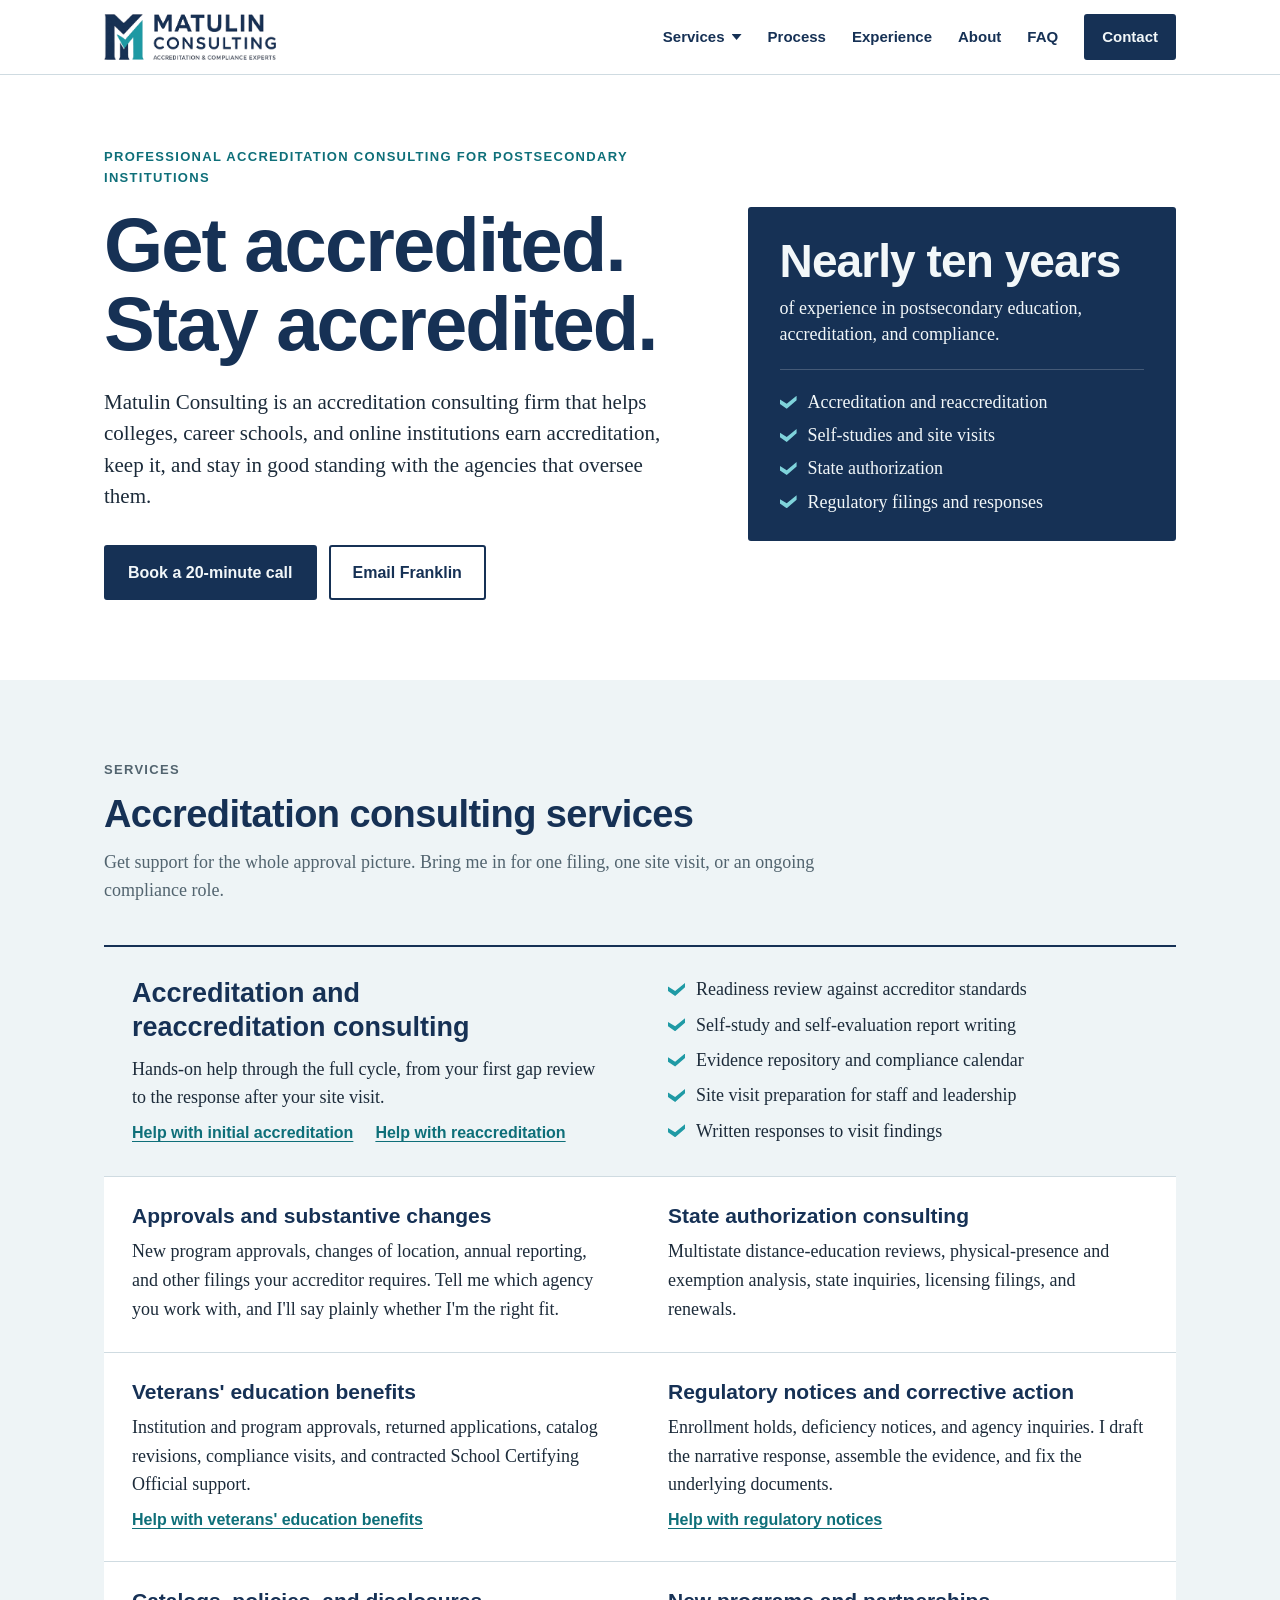
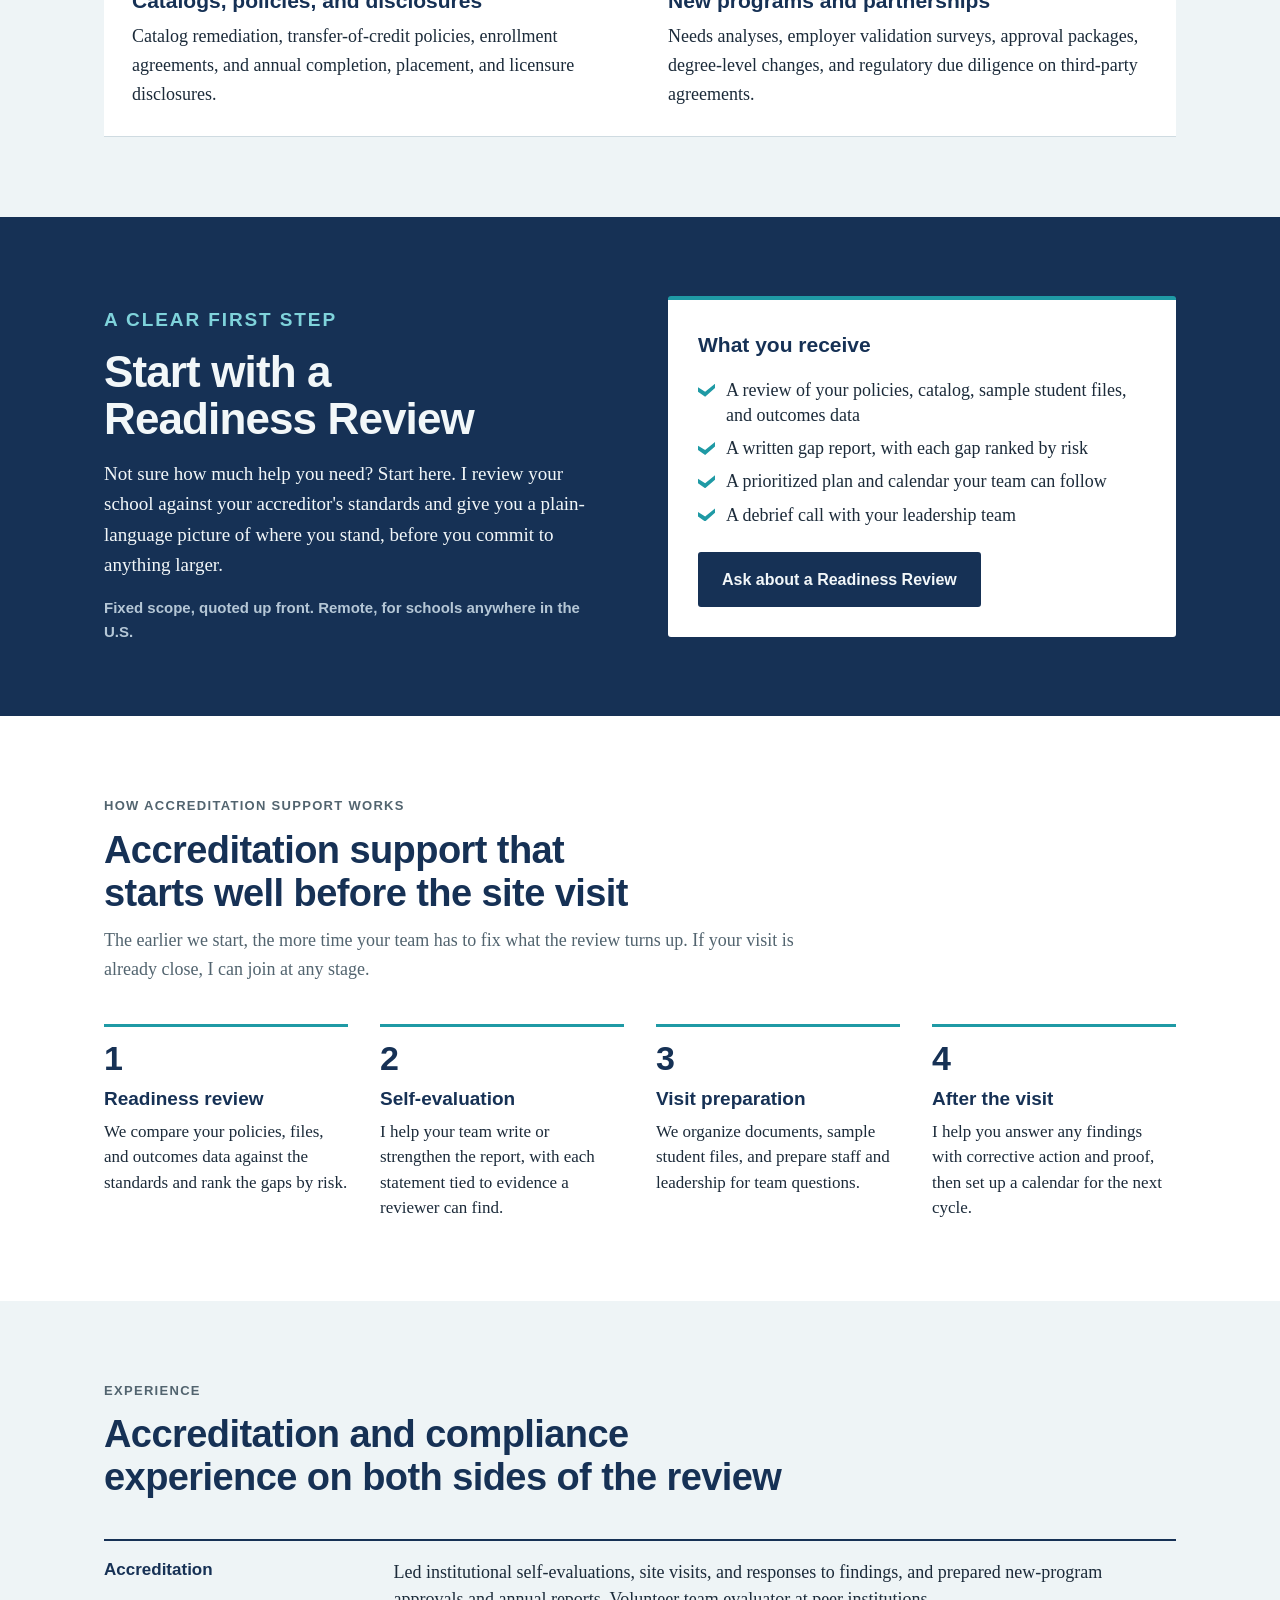
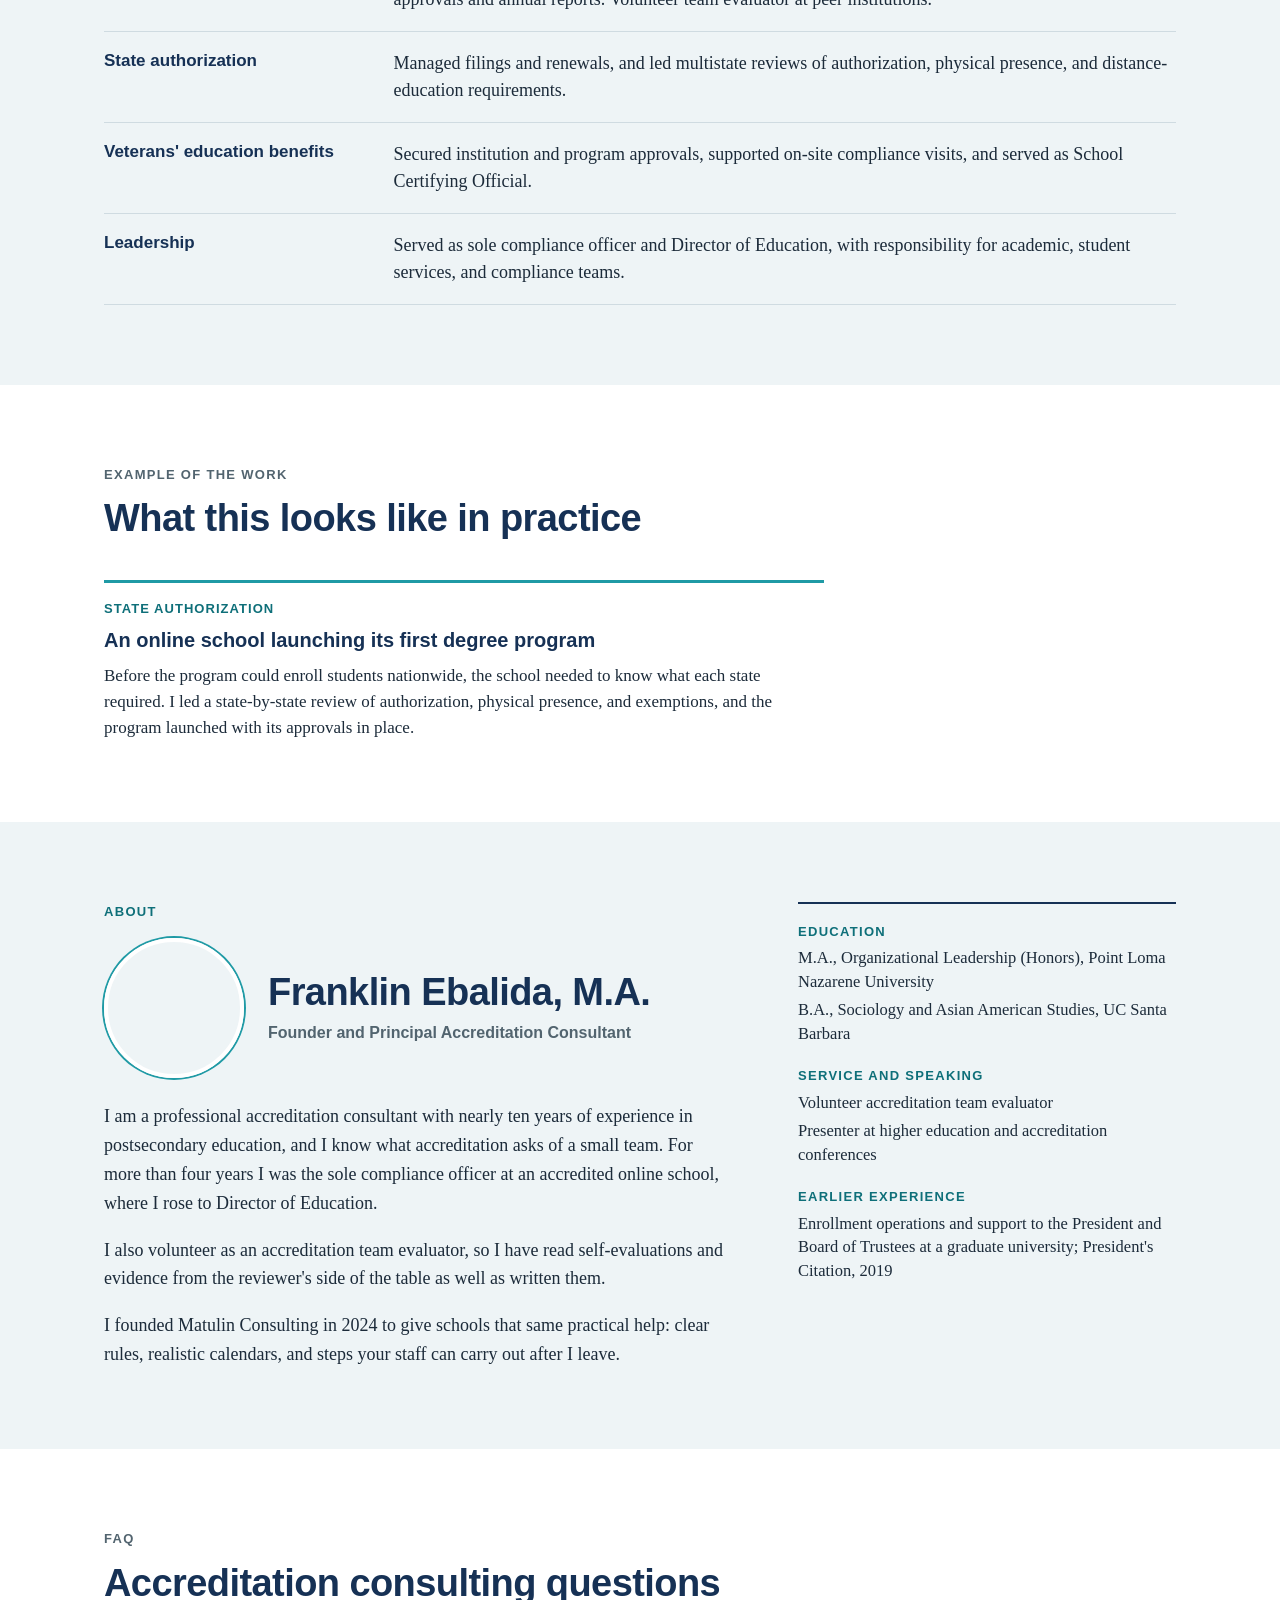
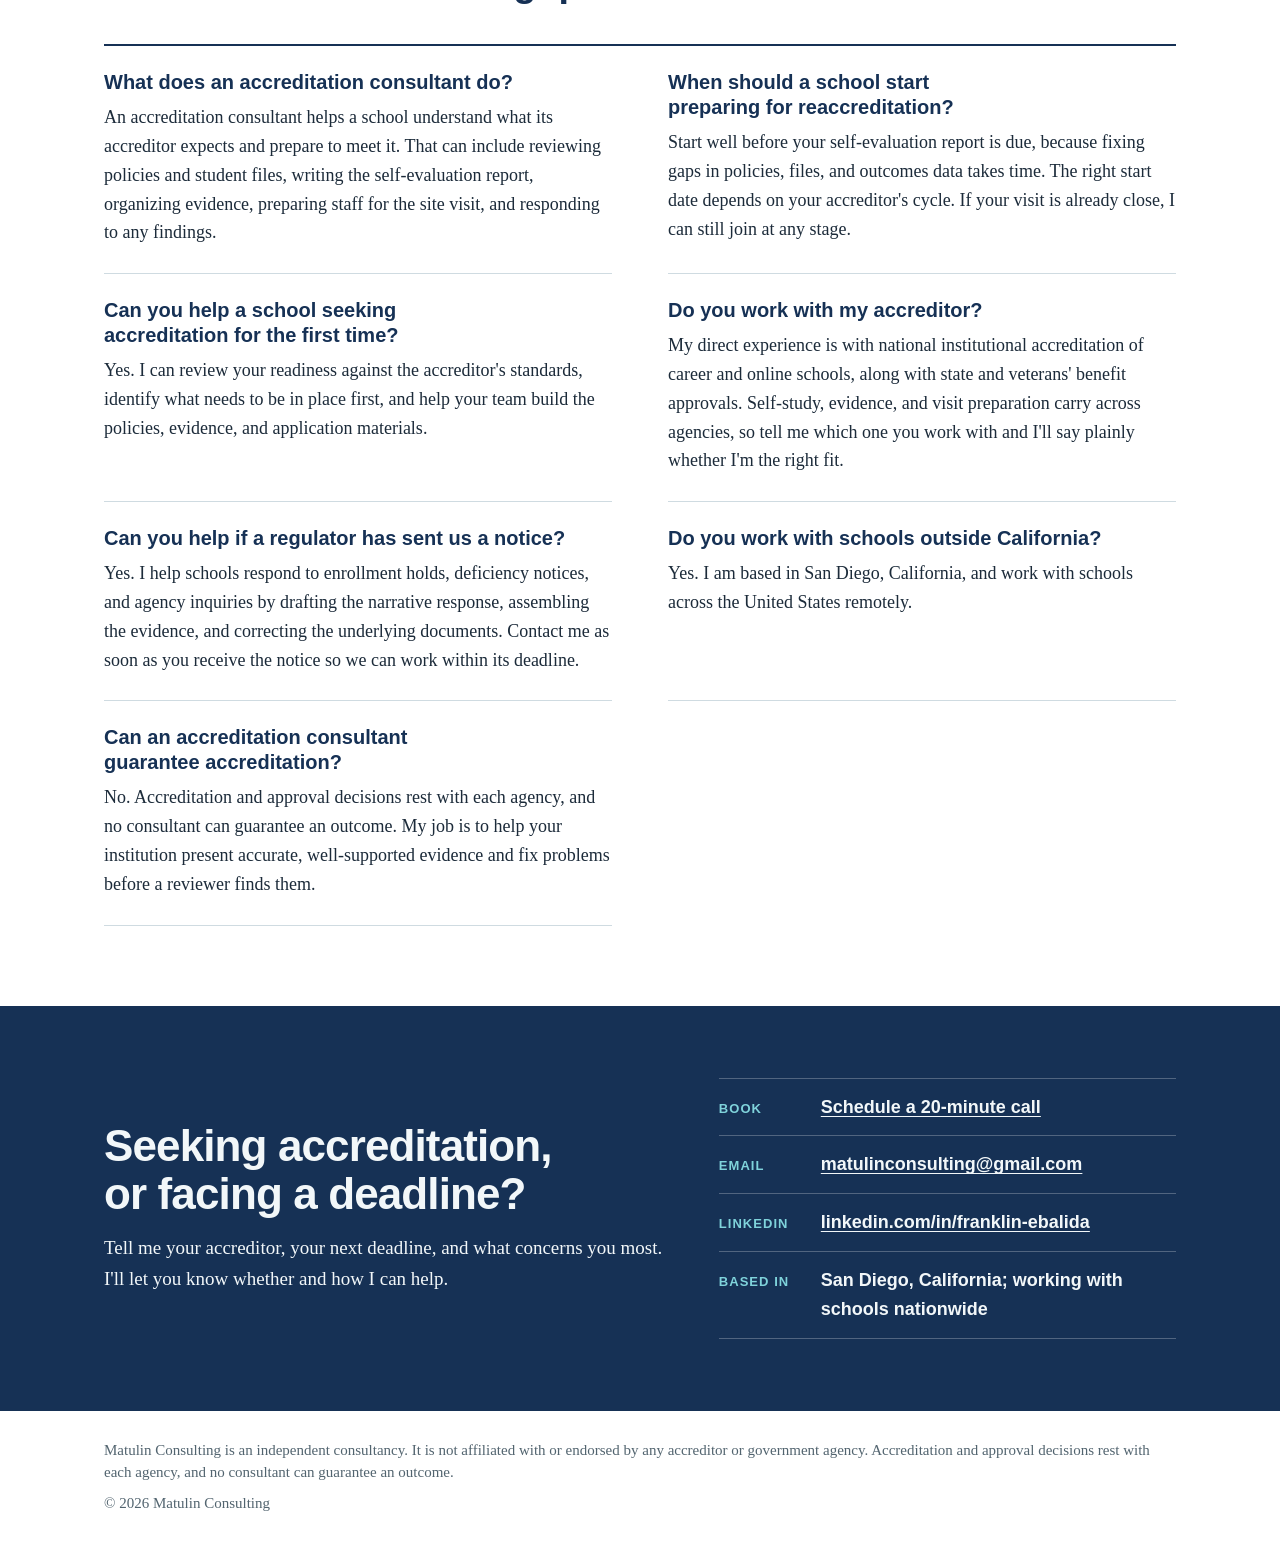
<file: index.html>
<!DOCTYPE html>
<html lang="en">
<head>
<meta charset="utf-8">
<meta http-equiv="Content-Security-Policy" content="default-src 'none'; img-src 'self'; style-src 'self' https://fonts.googleapis.com; font-src https://fonts.gstatic.com; base-uri 'none'; form-action 'none'; upgrade-insecure-requests">
<meta name="referrer" content="strict-origin-when-cross-origin">
<meta name="viewport" content="width=device-width, initial-scale=1">
<title>Accreditation Consulting for Colleges &amp; Schools | Matulin Consulting</title>
<meta name="description" content="Accreditation consulting for colleges, career schools, and online institutions. Help with self-studies, site visits, reaccreditation, and state authorization.">
<meta property="og:title" content="Accreditation Consulting for Colleges &amp; Schools | Matulin Consulting">
<meta property="og:description" content="Accreditation consulting for colleges, career schools, and online institutions. Help with self-studies, site visits, reaccreditation, and state authorization.">
<meta property="og:type" content="website">
<meta property="og:site_name" content="Matulin Consulting">
<meta property="og:locale" content="en_US">
<meta property="og:url" content="https://matulin.consulting/">
<meta property="og:image" content="https://matulin.consulting/og-image.png">
<meta property="og:image:width" content="1200">
<meta property="og:image:height" content="630">
<meta name="twitter:card" content="summary_large_image">
<meta name="theme-color" content="#163155">
<link rel="canonical" href="https://matulin.consulting/">
<script type="application/ld+json">{"@context": "https://schema.org", "@graph": [{"@type": "ProfessionalService", "@id": "https://matulin.consulting/#business", "name": "Matulin Consulting", "url": "https://matulin.consulting/", "logo": "https://matulin.consulting/logo.png", "image": "https://matulin.consulting/og-image.png", "description": "Accreditation consulting for colleges, career schools, and online institutions. Help with self-studies, site visits, reaccreditation, and state authorization.", "email": "matulinconsulting@gmail.com", "address": {"@type": "PostalAddress", "addressLocality": "San Diego", "addressRegion": "CA", "addressCountry": "US"}, "areaServed": {"@type": "Country", "name": "United States"}, "founder": {"@id": "https://matulin.consulting/#franklin"}, "sameAs": ["https://www.linkedin.com/in/franklin-ebalida"], "knowsAbout": ["Accreditation", "Reaccreditation", "Self-evaluation reports", "Accreditation site visits", "State authorization", "Postsecondary compliance", "Veterans' education benefits"], "hasOfferCatalog": {"@type": "OfferCatalog", "name": "Accreditation consulting services", "itemListElement": [{"@type": "Offer", "itemOffered": {"@type": "Service", "name": "Initial accreditation consulting", "url": "https://matulin.consulting/initial-accreditation/"}}, {"@type": "Offer", "itemOffered": {"@type": "Service", "name": "Reaccreditation consulting", "url": "https://matulin.consulting/reaccreditation/"}}, {"@type": "Offer", "itemOffered": {"@type": "Service", "name": "Approvals and substantive changes"}}, {"@type": "Offer", "itemOffered": {"@type": "Service", "name": "State authorization consulting"}}, {"@type": "Offer", "itemOffered": {"@type": "Service", "name": "Veterans' education benefits support", "url": "https://matulin.consulting/veterans-benefits/"}}, {"@type": "Offer", "itemOffered": {"@type": "Service", "name": "Regulatory notices and corrective action", "url": "https://matulin.consulting/regulatory-notices/"}}, {"@type": "Offer", "itemOffered": {"@type": "Service", "name": "Catalogs, policies, and disclosures"}}, {"@type": "Offer", "itemOffered": {"@type": "Service", "name": "New programs and partnerships"}}]}}, {"@type": "Person", "@id": "https://matulin.consulting/#franklin", "name": "Franklin Ebalida", "image": "https://matulin.consulting/headshot.jpg", "honorificSuffix": "M.A.", "jobTitle": "Founder and Principal Accreditation Consultant", "worksFor": {"@id": "https://matulin.consulting/#business"}, "url": "https://matulin.consulting/#about", "sameAs": ["https://www.linkedin.com/in/franklin-ebalida"], "alumniOf": [{"@type": "CollegeOrUniversity", "name": "Point Loma Nazarene University"}, {"@type": "CollegeOrUniversity", "name": "University of California, Santa Barbara"}]}, {"@type": "WebSite", "@id": "https://matulin.consulting/#website", "url": "https://matulin.consulting/", "name": "Matulin Consulting", "publisher": {"@id": "https://matulin.consulting/#business"}}, {"@type": "FAQPage", "@id": "https://matulin.consulting/#faq", "mainEntity": [{"@type": "Question", "name": "What does an accreditation consultant do?", "acceptedAnswer": {"@type": "Answer", "text": "An accreditation consultant helps a school understand what its accreditor expects and prepare to meet it. That can include reviewing policies and student files, writing the self-evaluation report, organizing evidence, preparing staff for the site visit, and responding to any findings."}}, {"@type": "Question", "name": "When should a school start preparing for reaccreditation?", "acceptedAnswer": {"@type": "Answer", "text": "Start well before your self-evaluation report is due, because fixing gaps in policies, files, and outcomes data takes time. The right start date depends on your accreditor's cycle. If your visit is already close, I can still join at any stage."}}, {"@type": "Question", "name": "Can you help a school seeking accreditation for the first time?", "acceptedAnswer": {"@type": "Answer", "text": "Yes. I can review your readiness against the accreditor's standards, identify what needs to be in place first, and help your team build the policies, evidence, and application materials."}}, {"@type": "Question", "name": "Do you work with my accreditor?", "acceptedAnswer": {"@type": "Answer", "text": "My direct experience is with national institutional accreditation of career and online schools, along with state and veterans' benefit approvals. Self-study, evidence, and visit preparation carry across agencies, so tell me which one you work with and I'll say plainly whether I'm the right fit."}}, {"@type": "Question", "name": "Can you help if a regulator has sent us a notice?", "acceptedAnswer": {"@type": "Answer", "text": "Yes. I help schools respond to enrollment holds, deficiency notices, and agency inquiries by drafting the narrative response, assembling the evidence, and correcting the underlying documents. Contact me as soon as you receive the notice so we can work within its deadline."}}, {"@type": "Question", "name": "Do you work with schools outside California?", "acceptedAnswer": {"@type": "Answer", "text": "Yes. I am based in San Diego, California, and work with schools across the United States remotely."}}, {"@type": "Question", "name": "Can an accreditation consultant guarantee accreditation?", "acceptedAnswer": {"@type": "Answer", "text": "No. Accreditation and approval decisions rest with each agency, and no consultant can guarantee an outcome. My job is to help your institution present accurate, well-supported evidence and fix problems before a reviewer finds them."}}]}]}</script>
<link rel="icon" type="image/png" href="/favicon.png">
<link rel="preconnect" href="https://fonts.googleapis.com">
<link rel="preconnect" href="https://fonts.gstatic.com" crossorigin>
<link rel="stylesheet" href="https://fonts.googleapis.com/css2?family=Libre+Franklin:wght@500;600;700;800&family=Source+Serif+4:opsz,wght@8..60,400;8..60,600&display=swap">
<link rel="stylesheet" href="/styles.css">
</head>
<body>

<header class="site-header">
  <div class="wrap">
    <a href="/" aria-label="Matulin Consulting home"><img src="/logo.png" width="457" height="122" alt="Matulin Consulting: Accreditation &amp; Compliance Experts"></a>
    <nav class="site-nav" aria-label="Main">
      <button class="nav-trigger" type="button" popovertarget="services-menu">Services</button>
      <div class="nav-menu" id="services-menu" popover>
        <a href="/initial-accreditation/"><strong>Help with initial accreditation</strong><small>Seeking accreditation for the first time</small></a>
        <a href="/reaccreditation/"><strong>Help with reaccreditation</strong><small>Renewing the accreditation you hold</small></a>
        <a href="/regulatory-notices/"><strong>Help with regulatory notices</strong><small>Enrollment holds, deficiency notices, and inquiries</small></a>
        <a href="/veterans-benefits/"><strong>Veterans' education benefits</strong><small>Approvals and School Certifying Official support</small></a>
        <a class="nav-all" href="/#services">See all services</a>
      </div>
      <a href="/#process">Process</a>
      <a href="/#experience">Experience</a>
      <a href="/#about">About</a>
      <a href="/#faq">FAQ</a>
      <a class="btn" href="#contact">Contact</a>
    </nav>
  </div>
</header>

<main id="top">

<section class="hero">
  <div class="wrap">
    <div>
      <p class="label">Professional accreditation consulting for postsecondary institutions</p>
      <h1>Get accredited. Stay accredited.</h1>
      <p class="lede">Matulin Consulting is an accreditation consulting firm that helps colleges, career schools, and online institutions earn accreditation, keep it, and stay in good standing with the agencies that oversee them.</p>
      <div class="cta">
        <a class="btn" href="https://calendar.app.google/ZRuH1B2ZMZNKnf9s9" target="_blank" rel="noopener noreferrer">Book a 20-minute call</a>
        <a class="btn ghost" href="mailto:matulinconsulting@gmail.com?subject=Accreditation%20support%20inquiry">Email Franklin</a>
      </div>
    </div>

    <aside class="record" aria-label="Experience">
      <p class="years">Nearly ten years</p>
      <p class="years-note">of experience in postsecondary education, accreditation, and compliance.</p>
      <ul class="checks">
        <li>Accreditation and reaccreditation</li>
        <li>Self-studies and site visits</li>
        <li>State authorization</li>
        <li>Regulatory filings and responses</li>
      </ul>
    </aside>
  </div>
</section>

<section class="section tint" id="services">
  <div class="wrap">
    <div class="section-head">
      <p class="label">Services</p>
      <h2>Accreditation consulting services</h2>
      <p>Get support for the whole approval picture. Bring me in for one filing, one site visit, or an ongoing compliance role.</p>
    </div>
    <div class="services">
      <article class="service lead">
        <div>
          <h3>Accreditation and reaccreditation consulting</h3>
          <p>Hands-on help through the full cycle, from your first gap review to the response after your site visit.</p>
          <p class="service-links"><a href="/initial-accreditation/">Help with initial accreditation</a><a href="/reaccreditation/">Help with reaccreditation</a></p>
        </div>
        <ul class="checks">
          <li>Readiness review against accreditor standards</li>
          <li>Self-study and self-evaluation report writing</li>
          <li>Evidence repository and compliance calendar</li>
          <li>Site visit preparation for staff and leadership</li>
          <li>Written responses to visit findings</li>
        </ul>
      </article>
      <article class="service">
        <h3>Approvals and substantive changes</h3>
        <p>New program approvals, changes of location, annual reporting, and other filings your accreditor requires. Tell me which agency you work with, and I'll say plainly whether I'm the right fit.</p>
      </article>
      <article class="service">
        <h3>State authorization consulting</h3>
        <p>Multistate distance-education reviews, physical-presence and exemption analysis, state inquiries, licensing filings, and renewals.</p>
      </article>
      <article class="service">
        <h3>Veterans' education benefits</h3>
        <p>Institution and program approvals, returned applications, catalog revisions, compliance visits, and contracted School Certifying Official support.</p>
        <p class="service-links"><a href="/veterans-benefits/">Help with veterans' education benefits</a></p>
      </article>
      <article class="service">
        <h3>Regulatory notices and corrective action</h3>
        <p>Enrollment holds, deficiency notices, and agency inquiries. I draft the narrative response, assemble the evidence, and fix the underlying documents.</p>
        <p class="service-links"><a href="/regulatory-notices/">Help with regulatory notices</a></p>
      </article>
      <article class="service">
        <h3>Catalogs, policies, and disclosures</h3>
        <p>Catalog remediation, transfer-of-credit policies, enrollment agreements, and annual completion, placement, and licensure disclosures.</p>
      </article>
      <article class="service">
        <h3>New programs and partnerships</h3>
        <p>Needs analyses, employer validation surveys, approval packages, degree-level changes, and regulatory due diligence on third-party agreements.</p>
      </article>
    </div>
  </div>
</section>

<section class="offer" id="readiness-review">
  <div class="wrap">
    <div>
      <p class="label">A clear first step</p>
      <h2>Start with a Readiness Review</h2>
      <p>Not sure how much help you need? Start here. I review your school against your accreditor's standards and give you a plain-language picture of where you stand, before you commit to anything larger.</p>
      <p class="offer-note">Fixed scope, quoted up front. Remote, for schools anywhere in the U.S.</p>
    </div>
    <div class="offer-box">
      <h3>What you receive</h3>
      <ul class="checks">
        <li>A review of your policies, catalog, sample student files, and outcomes data</li>
        <li>A written gap report, with each gap ranked by risk</li>
        <li>A prioritized plan and calendar your team can follow</li>
        <li>A debrief call with your leadership team</li>
      </ul>
      <a class="btn" href="mailto:matulinconsulting@gmail.com?subject=Readiness%20Review%20inquiry">Ask about a Readiness Review</a>
    </div>
  </div>
</section>

<section class="section" id="process">
  <div class="wrap">
    <div class="section-head">
      <p class="label">How accreditation support works</p>
      <h2>Accreditation support that starts well before the site visit</h2>
      <p>The earlier we start, the more time your team has to fix what the review turns up. If your visit is already close, I can join at any stage.</p>
    </div>
    <ol class="steps">
      <li>
        <h3>Readiness review</h3>
        <p>We compare your policies, files, and outcomes data against the standards and rank the gaps by risk.</p>
      </li>
      <li>
        <h3>Self-evaluation</h3>
        <p>I help your team write or strengthen the report, with each statement tied to evidence a reviewer can find.</p>
      </li>
      <li>
        <h3>Visit preparation</h3>
        <p>We organize documents, sample student files, and prepare staff and leadership for team questions.</p>
      </li>
      <li>
        <h3>After the visit</h3>
        <p>I help you answer any findings with corrective action and proof, then set up a calendar for the next cycle.</p>
      </li>
    </ol>
  </div>
</section>

<section class="section tint" id="experience">
  <div class="wrap">
    <div class="section-head">
      <p class="label">Experience</p>
      <h2>Accreditation and compliance experience on both sides of the review</h2>
    </div>
    <div class="ledger-wrap">
      <table class="ledger">
        <tbody>
          <tr><th scope="row">Accreditation</th><td>Led institutional self-evaluations, site visits, and responses to findings, and prepared new-program approvals and annual reports. Volunteer team evaluator at peer institutions.</td></tr>
          <tr><th scope="row">State authorization</th><td>Managed filings and renewals, and led multistate reviews of authorization, physical presence, and distance-education requirements.</td></tr>
          <tr><th scope="row">Veterans' education benefits</th><td>Secured institution and program approvals, supported on-site compliance visits, and served as School Certifying Official.</td></tr>
          <tr><th scope="row">Leadership</th><td>Served as sole compliance officer and Director of Education, with responsibility for academic, student services, and compliance teams.</td></tr>
        </tbody>
      </table>
    </div>
  </div>
</section>

<section class="section" id="examples">
  <div class="wrap">
    <div class="section-head">
      <p class="label">Example of the work</p>
      <h2>What this looks like in practice</h2>
    </div>
    <div class="cases">
      <article class="case">
        <p class="case-tag">State authorization</p>
        <h3>An online school launching its first degree program</h3>
        <p>Before the program could enroll students nationwide, the school needed to know what each state required. I led a state-by-state review of authorization, physical presence, and exemptions, and the program launched with its approvals in place.</p>
      </article>
    </div>
  </div>
</section>

<section class="section tint" id="about">
  <div class="wrap about">
    <div>
      <p class="label">About</p>
      <div class="about-head">
        <img class="portrait" src="/headshot.jpg" width="400" height="400" alt="Franklin Ebalida" loading="lazy">
        <div>
          <h2>Franklin Ebalida, M.A.</h2>
          <p class="role">Founder and Principal Accreditation Consultant</p>
        </div>
      </div>
      <div class="bio">
        <p>I am a professional accreditation consultant with nearly ten years of experience in postsecondary education, and I know what accreditation asks of a small team. For more than four years I was the sole compliance officer at an accredited online school, where I rose to Director of Education.</p>
        <p>I also volunteer as an accreditation team evaluator, so I have read self-evaluations and evidence from the reviewer's side of the table as well as written them.</p>
        <p>I founded Matulin Consulting in 2024 to give schools that same practical help: clear rules, realistic calendars, and steps your staff can carry out after I leave.</p>
      </div>
    </div>
    <div class="facts">
      <div><h3>Education</h3><p>M.A., Organizational Leadership (Honors), Point Loma Nazarene University</p><p>B.A., Sociology and Asian American Studies, UC Santa Barbara</p></div>
      <div><h3>Service and speaking</h3><p>Volunteer accreditation team evaluator</p><p>Presenter at higher education and accreditation conferences</p></div>
      <div><h3>Earlier experience</h3><p>Enrollment operations and support to the President and Board of Trustees at a graduate university; President's Citation, 2019</p></div>
    </div>
  </div>
</section>

<section class="section" id="faq">
  <div class="wrap">
    <div class="section-head">
      <p class="label">FAQ</p>
      <h2>Accreditation consulting questions</h2>
    </div>
    <div class="faq">
      <div class="faq-item">
        <h3>What does an accreditation consultant do?</h3>
        <p>An accreditation consultant helps a school understand what its accreditor expects and prepare to meet it. That can include reviewing policies and student files, writing the self-evaluation report, organizing evidence, preparing staff for the site visit, and responding to any findings.</p>
      </div>
      <div class="faq-item">
        <h3>When should a school start preparing for reaccreditation?</h3>
        <p>Start well before your self-evaluation report is due, because fixing gaps in policies, files, and outcomes data takes time. The right start date depends on your accreditor's cycle. If your visit is already close, I can still join at any stage.</p>
      </div>
      <div class="faq-item">
        <h3>Can you help a school seeking accreditation for the first time?</h3>
        <p>Yes. I can review your readiness against the accreditor's standards, identify what needs to be in place first, and help your team build the policies, evidence, and application materials.</p>
      </div>
      <div class="faq-item">
        <h3>Do you work with my accreditor?</h3>
        <p>My direct experience is with national institutional accreditation of career and online schools, along with state and veterans' benefit approvals. Self-study, evidence, and visit preparation carry across agencies, so tell me which one you work with and I'll say plainly whether I'm the right fit.</p>
      </div>
      <div class="faq-item">
        <h3>Can you help if a regulator has sent us a notice?</h3>
        <p>Yes. I help schools respond to enrollment holds, deficiency notices, and agency inquiries by drafting the narrative response, assembling the evidence, and correcting the underlying documents. Contact me as soon as you receive the notice so we can work within its deadline.</p>
      </div>
      <div class="faq-item">
        <h3>Do you work with schools outside California?</h3>
        <p>Yes. I am based in San Diego, California, and work with schools across the United States remotely.</p>
      </div>
      <div class="faq-item">
        <h3>Can an accreditation consultant guarantee accreditation?</h3>
        <p>No. Accreditation and approval decisions rest with each agency, and no consultant can guarantee an outcome. My job is to help your institution present accurate, well-supported evidence and fix problems before a reviewer finds them.</p>
      </div>
    </div>
  </div>
</section>

<section class="contact" id="contact">
  <div class="wrap">
    <div>
      <h2>Seeking accreditation, or facing a deadline?</h2>
      <p>Tell me your accreditor, your next deadline, and what concerns you most. I'll let you know whether and how I can help.</p>
    </div>
    <ul class="channels">
      <li><span>Book</span><a href="https://calendar.app.google/ZRuH1B2ZMZNKnf9s9" target="_blank" rel="noopener noreferrer">Schedule a 20-minute call</a></li>
      <li><span>Email</span><a href="mailto:matulinconsulting@gmail.com?subject=Accreditation%20support%20inquiry">matulinconsulting@gmail.com</a></li>
      <li><span>LinkedIn</span><a href="https://www.linkedin.com/in/franklin-ebalida" rel="noopener noreferrer">linkedin.com/in/franklin-ebalida</a></li>
      <li><span>Based in</span><span class="plain">San Diego, California; working with schools nationwide</span></li>
    </ul>
  </div>
</section>

</main>

<footer>
  <div class="wrap">
    <p>Matulin Consulting is an independent consultancy. It is not affiliated with or endorsed by any accreditor or government agency. Accreditation and approval decisions rest with each agency, and no consultant can guarantee an outcome.</p>
    <p>&copy; 2026 Matulin Consulting</p>
  </div>
</footer>

</body>
</html>
</file>
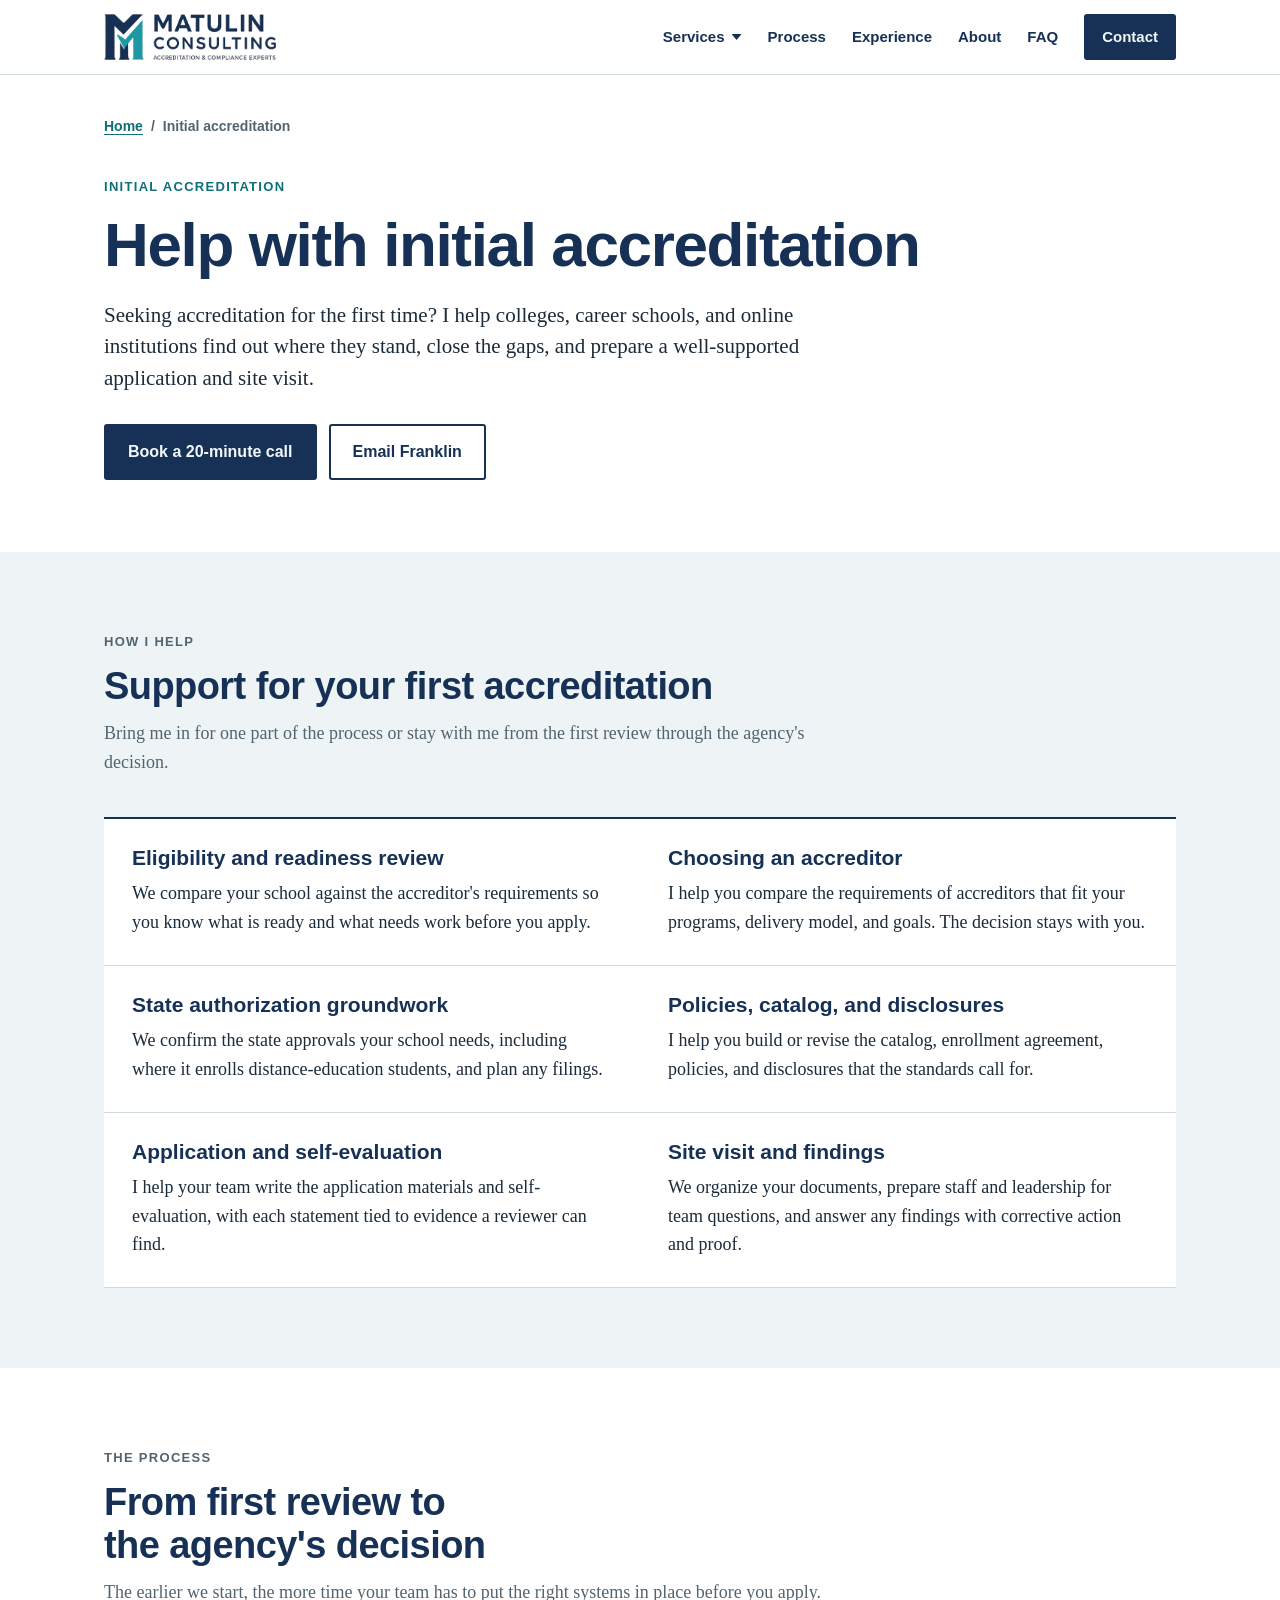
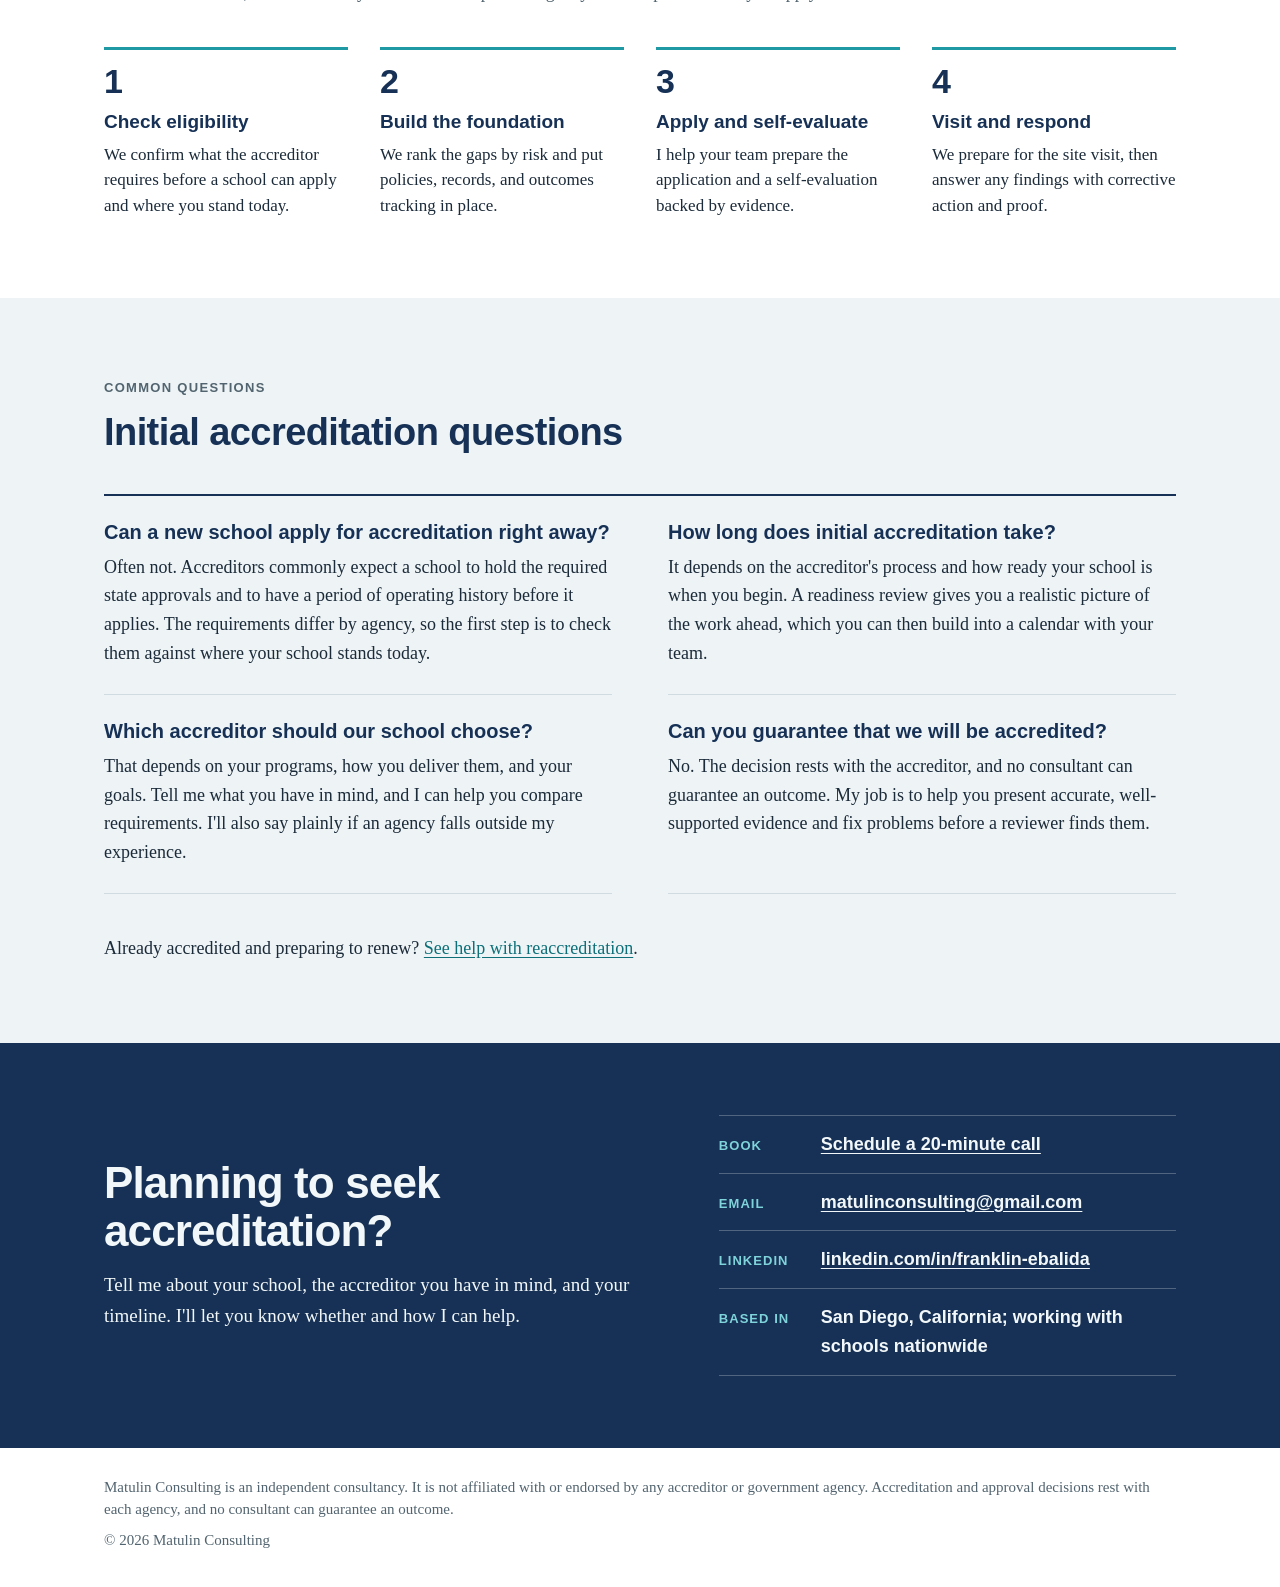
<file: initial-accreditation/index.html>
<!DOCTYPE html>
<html lang="en">
<head>
<meta charset="utf-8">
<meta http-equiv="Content-Security-Policy" content="default-src 'none'; img-src 'self'; style-src 'self' https://fonts.googleapis.com; font-src https://fonts.gstatic.com; base-uri 'none'; form-action 'none'; upgrade-insecure-requests">
<meta name="referrer" content="strict-origin-when-cross-origin">
<meta name="viewport" content="width=device-width, initial-scale=1">
<title>Initial Accreditation Consulting for Schools | Matulin Consulting</title>
<meta name="description" content="Help for colleges, career schools, and online institutions seeking accreditation for the first time, from eligibility and readiness to the application and site visit.">
<meta property="og:title" content="Initial Accreditation Consulting for Schools | Matulin Consulting">
<meta property="og:description" content="Help for colleges, career schools, and online institutions seeking accreditation for the first time, from eligibility and readiness to the application and site visit.">
<meta property="og:type" content="website">
<meta property="og:site_name" content="Matulin Consulting">
<meta property="og:locale" content="en_US">
<meta property="og:url" content="https://matulin.consulting/initial-accreditation/">
<meta property="og:image" content="https://matulin.consulting/og-image.png">
<meta property="og:image:width" content="1200">
<meta property="og:image:height" content="630">
<meta name="twitter:card" content="summary_large_image">
<meta name="theme-color" content="#163155">
<link rel="canonical" href="https://matulin.consulting/initial-accreditation/">
<script type="application/ld+json">{"@context": "https://schema.org", "@graph": [{"@type": "Service", "@id": "https://matulin.consulting/initial-accreditation/#service", "name": "Initial accreditation consulting", "url": "https://matulin.consulting/initial-accreditation/", "description": "Help for colleges, career schools, and online institutions seeking accreditation for the first time, from eligibility and readiness to the application and site visit.", "serviceType": "Initial accreditation consulting", "areaServed": {"@type": "Country", "name": "United States"}, "provider": {"@type": "ProfessionalService", "@id": "https://matulin.consulting/#business", "name": "Matulin Consulting", "url": "https://matulin.consulting/"}}, {"@type": "BreadcrumbList", "itemListElement": [{"@type": "ListItem", "position": 1, "name": "Home", "item": "https://matulin.consulting/"}, {"@type": "ListItem", "position": 2, "name": "Initial accreditation", "item": "https://matulin.consulting/initial-accreditation/"}]}, {"@type": "FAQPage", "mainEntity": [{"@type": "Question", "name": "Can a new school apply for accreditation right away?", "acceptedAnswer": {"@type": "Answer", "text": "Often not. Accreditors commonly expect a school to hold the required state approvals and to have a period of operating history before it applies. The requirements differ by agency, so the first step is to check them against where your school stands today."}}, {"@type": "Question", "name": "How long does initial accreditation take?", "acceptedAnswer": {"@type": "Answer", "text": "It depends on the accreditor's process and how ready your school is when you begin. A readiness review gives you a realistic picture of the work ahead, which you can then build into a calendar with your team."}}, {"@type": "Question", "name": "Which accreditor should our school choose?", "acceptedAnswer": {"@type": "Answer", "text": "That depends on your programs, how you deliver them, and your goals. Tell me what you have in mind, and I can help you compare requirements. I'll also say plainly if an agency falls outside my experience."}}, {"@type": "Question", "name": "Can you guarantee that we will be accredited?", "acceptedAnswer": {"@type": "Answer", "text": "No. The decision rests with the accreditor, and no consultant can guarantee an outcome. My job is to help you present accurate, well-supported evidence and fix problems before a reviewer finds them."}}]}]}</script>
<link rel="icon" type="image/png" href="/favicon.png">
<link rel="preconnect" href="https://fonts.googleapis.com">
<link rel="preconnect" href="https://fonts.gstatic.com" crossorigin>
<link rel="stylesheet" href="https://fonts.googleapis.com/css2?family=Libre+Franklin:wght@500;600;700;800&family=Source+Serif+4:opsz,wght@8..60,400;8..60,600&display=swap">
<link rel="stylesheet" href="/styles.css">
</head>
<body>

<header class="site-header">
  <div class="wrap">
    <a href="/" aria-label="Matulin Consulting home"><img src="/logo.png" width="457" height="122" alt="Matulin Consulting: Accreditation &amp; Compliance Experts"></a>
    <nav class="site-nav" aria-label="Main">
      <button class="nav-trigger" type="button" popovertarget="services-menu">Services</button>
      <div class="nav-menu" id="services-menu" popover>
        <a href="/initial-accreditation/"><strong>Help with initial accreditation</strong><small>Seeking accreditation for the first time</small></a>
        <a href="/reaccreditation/"><strong>Help with reaccreditation</strong><small>Renewing the accreditation you hold</small></a>
        <a href="/regulatory-notices/"><strong>Help with regulatory notices</strong><small>Enrollment holds, deficiency notices, and inquiries</small></a>
        <a href="/veterans-benefits/"><strong>Veterans' education benefits</strong><small>Approvals and School Certifying Official support</small></a>
        <a class="nav-all" href="/#services">See all services</a>
      </div>
      <a href="/#process">Process</a>
      <a href="/#experience">Experience</a>
      <a href="/#about">About</a>
      <a href="/#faq">FAQ</a>
      <a class="btn" href="#contact">Contact</a>
    </nav>
  </div>
</header>

<main id="top">

<section class="page-hero">
  <div class="wrap">
    <nav class="crumbs" aria-label="Breadcrumb">
      <ol>
        <li><a href="/">Home</a></li>
        <li><span aria-current="page">Initial accreditation</span></li>
      </ol>
    </nav>
    <p class="label">Initial accreditation</p>
    <h1>Help with initial accreditation</h1>
    <p class="lede">Seeking accreditation for the first time? I help colleges, career schools, and online institutions find out where they stand, close the gaps, and prepare a well-supported application and site visit.</p>
    <div class="cta">
      <a class="btn" href="https://calendar.app.google/ZRuH1B2ZMZNKnf9s9" target="_blank" rel="noopener noreferrer">Book a 20-minute call</a>
      <a class="btn ghost" href="mailto:matulinconsulting@gmail.com?subject=Accreditation%20support%20inquiry">Email Franklin</a>
    </div>
  </div>
</section>

<section class="section tint" id="how-i-help">
  <div class="wrap">
    <div class="section-head">
      <p class="label">How I help</p>
      <h2>Support for your first accreditation</h2>
      <p>Bring me in for one part of the process or stay with me from the first review through the agency's decision.</p>
    </div>
    <div class="services">
      <article class="service">
        <h3>Eligibility and readiness review</h3>
        <p>We compare your school against the accreditor's requirements so you know what is ready and what needs work before you apply.</p>
      </article>
      <article class="service">
        <h3>Choosing an accreditor</h3>
        <p>I help you compare the requirements of accreditors that fit your programs, delivery model, and goals. The decision stays with you.</p>
      </article>
      <article class="service">
        <h3>State authorization groundwork</h3>
        <p>We confirm the state approvals your school needs, including where it enrolls distance-education students, and plan any filings.</p>
      </article>
      <article class="service">
        <h3>Policies, catalog, and disclosures</h3>
        <p>I help you build or revise the catalog, enrollment agreement, policies, and disclosures that the standards call for.</p>
      </article>
      <article class="service">
        <h3>Application and self-evaluation</h3>
        <p>I help your team write the application materials and self-evaluation, with each statement tied to evidence a reviewer can find.</p>
      </article>
      <article class="service">
        <h3>Site visit and findings</h3>
        <p>We organize your documents, prepare staff and leadership for team questions, and answer any findings with corrective action and proof.</p>
      </article>
    </div>
  </div>
</section>

<section class="section">
  <div class="wrap">
    <div class="section-head">
      <p class="label">The process</p>
      <h2>From first review to the agency's decision</h2>
      <p>The earlier we start, the more time your team has to put the right systems in place before you apply.</p>
    </div>
    <ol class="steps">
      <li>
        <h3>Check eligibility</h3>
        <p>We confirm what the accreditor requires before a school can apply and where you stand today.</p>
      </li>
      <li>
        <h3>Build the foundation</h3>
        <p>We rank the gaps by risk and put policies, records, and outcomes tracking in place.</p>
      </li>
      <li>
        <h3>Apply and self-evaluate</h3>
        <p>I help your team prepare the application and a self-evaluation backed by evidence.</p>
      </li>
      <li>
        <h3>Visit and respond</h3>
        <p>We prepare for the site visit, then answer any findings with corrective action and proof.</p>
      </li>
    </ol>
  </div>
</section>

<section class="section tint">
  <div class="wrap">
    <div class="section-head">
      <p class="label">Common questions</p>
      <h2>Initial accreditation questions</h2>
    </div>
    <div class="faq">
      <div class="faq-item">
        <h3>Can a new school apply for accreditation right away?</h3>
        <p>Often not. Accreditors commonly expect a school to hold the required state approvals and to have a period of operating history before it applies. The requirements differ by agency, so the first step is to check them against where your school stands today.</p>
      </div>
      <div class="faq-item">
        <h3>How long does initial accreditation take?</h3>
        <p>It depends on the accreditor's process and how ready your school is when you begin. A readiness review gives you a realistic picture of the work ahead, which you can then build into a calendar with your team.</p>
      </div>
      <div class="faq-item">
        <h3>Which accreditor should our school choose?</h3>
        <p>That depends on your programs, how you deliver them, and your goals. Tell me what you have in mind, and I can help you compare requirements. I'll also say plainly if an agency falls outside my experience.</p>
      </div>
      <div class="faq-item">
        <h3>Can you guarantee that we will be accredited?</h3>
        <p>No. The decision rests with the accreditor, and no consultant can guarantee an outcome. My job is to help you present accurate, well-supported evidence and fix problems before a reviewer finds them.</p>
      </div>
    </div>
    <p class="related">Already accredited and preparing to renew? <a href="/reaccreditation/">See help with reaccreditation</a>.</p>
  </div>
</section>

<section class="contact" id="contact">
  <div class="wrap">
    <div>
      <h2>Planning to seek accreditation?</h2>
      <p>Tell me about your school, the accreditor you have in mind, and your timeline. I'll let you know whether and how I can help.</p>
    </div>
    <ul class="channels">
      <li><span>Book</span><a href="https://calendar.app.google/ZRuH1B2ZMZNKnf9s9" target="_blank" rel="noopener noreferrer">Schedule a 20-minute call</a></li>
      <li><span>Email</span><a href="mailto:matulinconsulting@gmail.com?subject=Accreditation%20support%20inquiry">matulinconsulting@gmail.com</a></li>
      <li><span>LinkedIn</span><a href="https://www.linkedin.com/in/franklin-ebalida" rel="noopener noreferrer">linkedin.com/in/franklin-ebalida</a></li>
      <li><span>Based in</span><span class="plain">San Diego, California; working with schools nationwide</span></li>
    </ul>
  </div>
</section>

</main>

<footer>
  <div class="wrap">
    <p>Matulin Consulting is an independent consultancy. It is not affiliated with or endorsed by any accreditor or government agency. Accreditation and approval decisions rest with each agency, and no consultant can guarantee an outcome.</p>
    <p>&copy; 2026 Matulin Consulting</p>
  </div>
</footer>

</body>
</html>
</file>
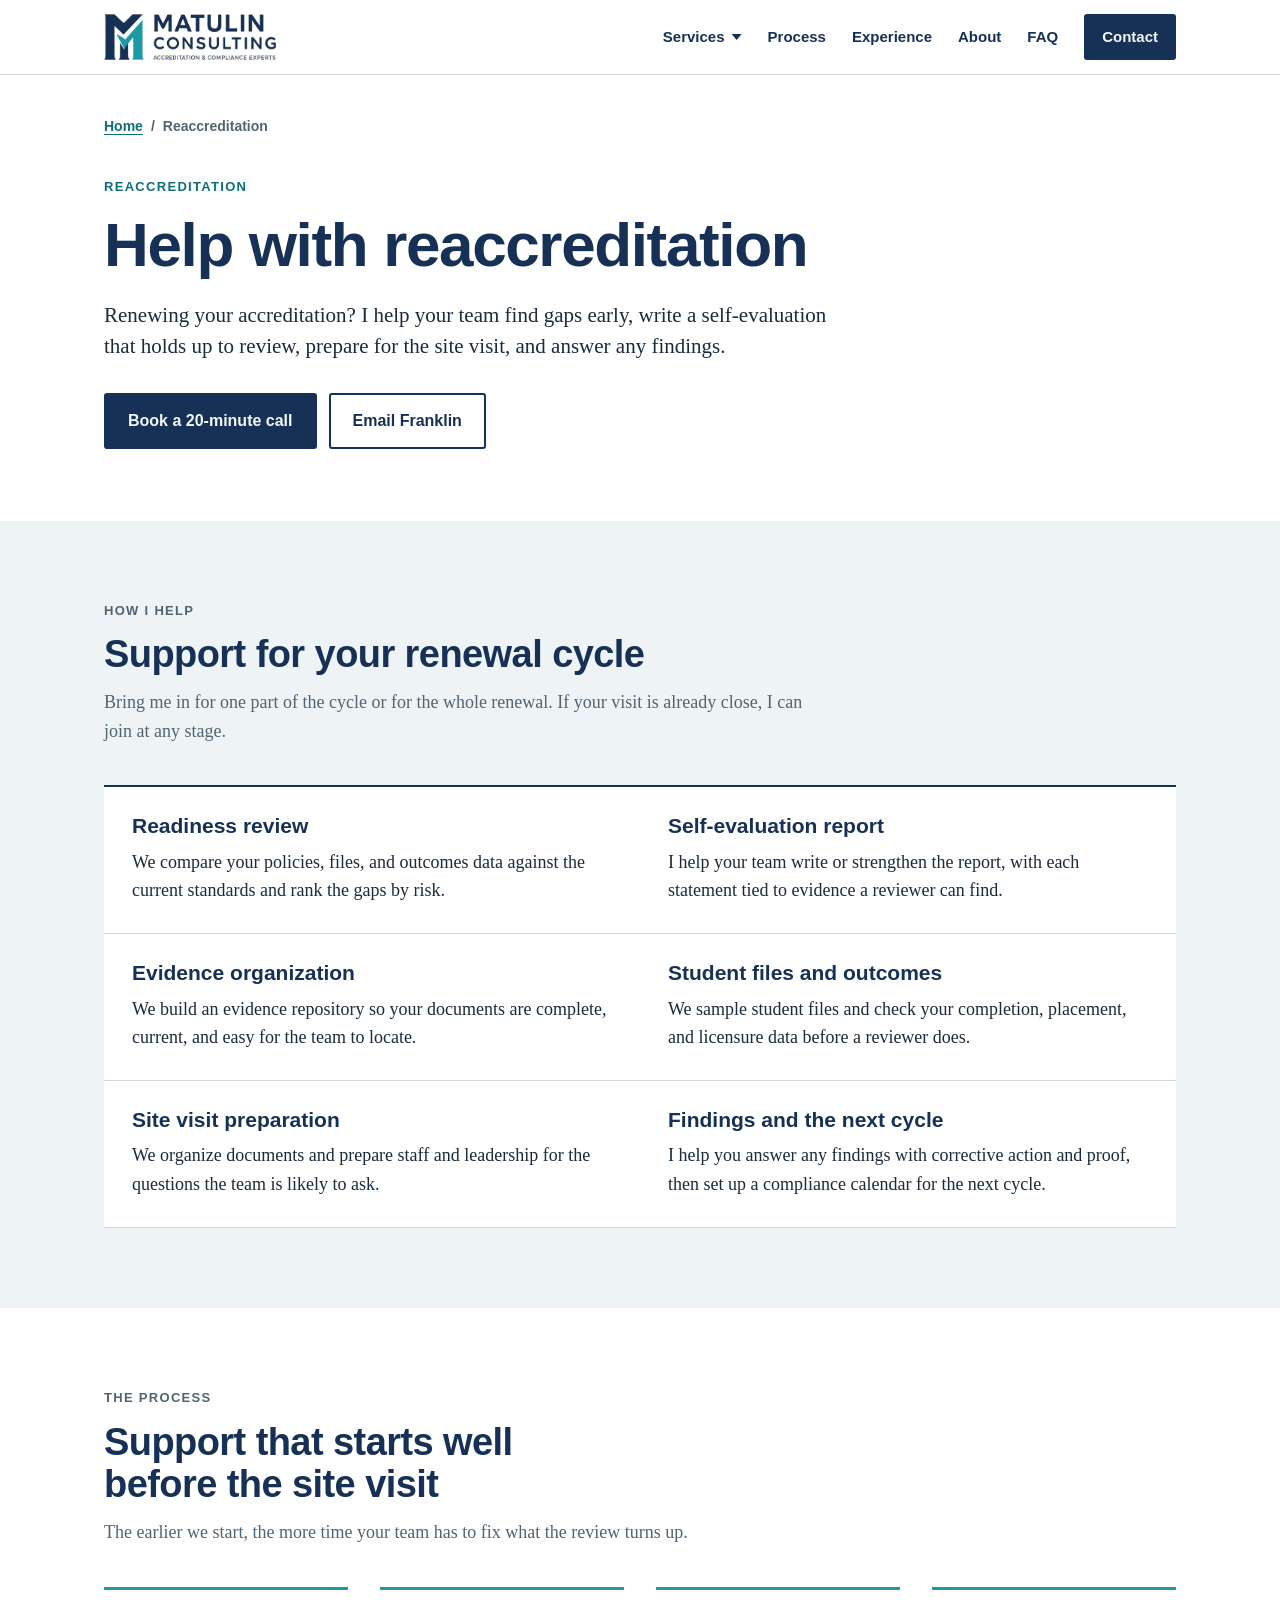
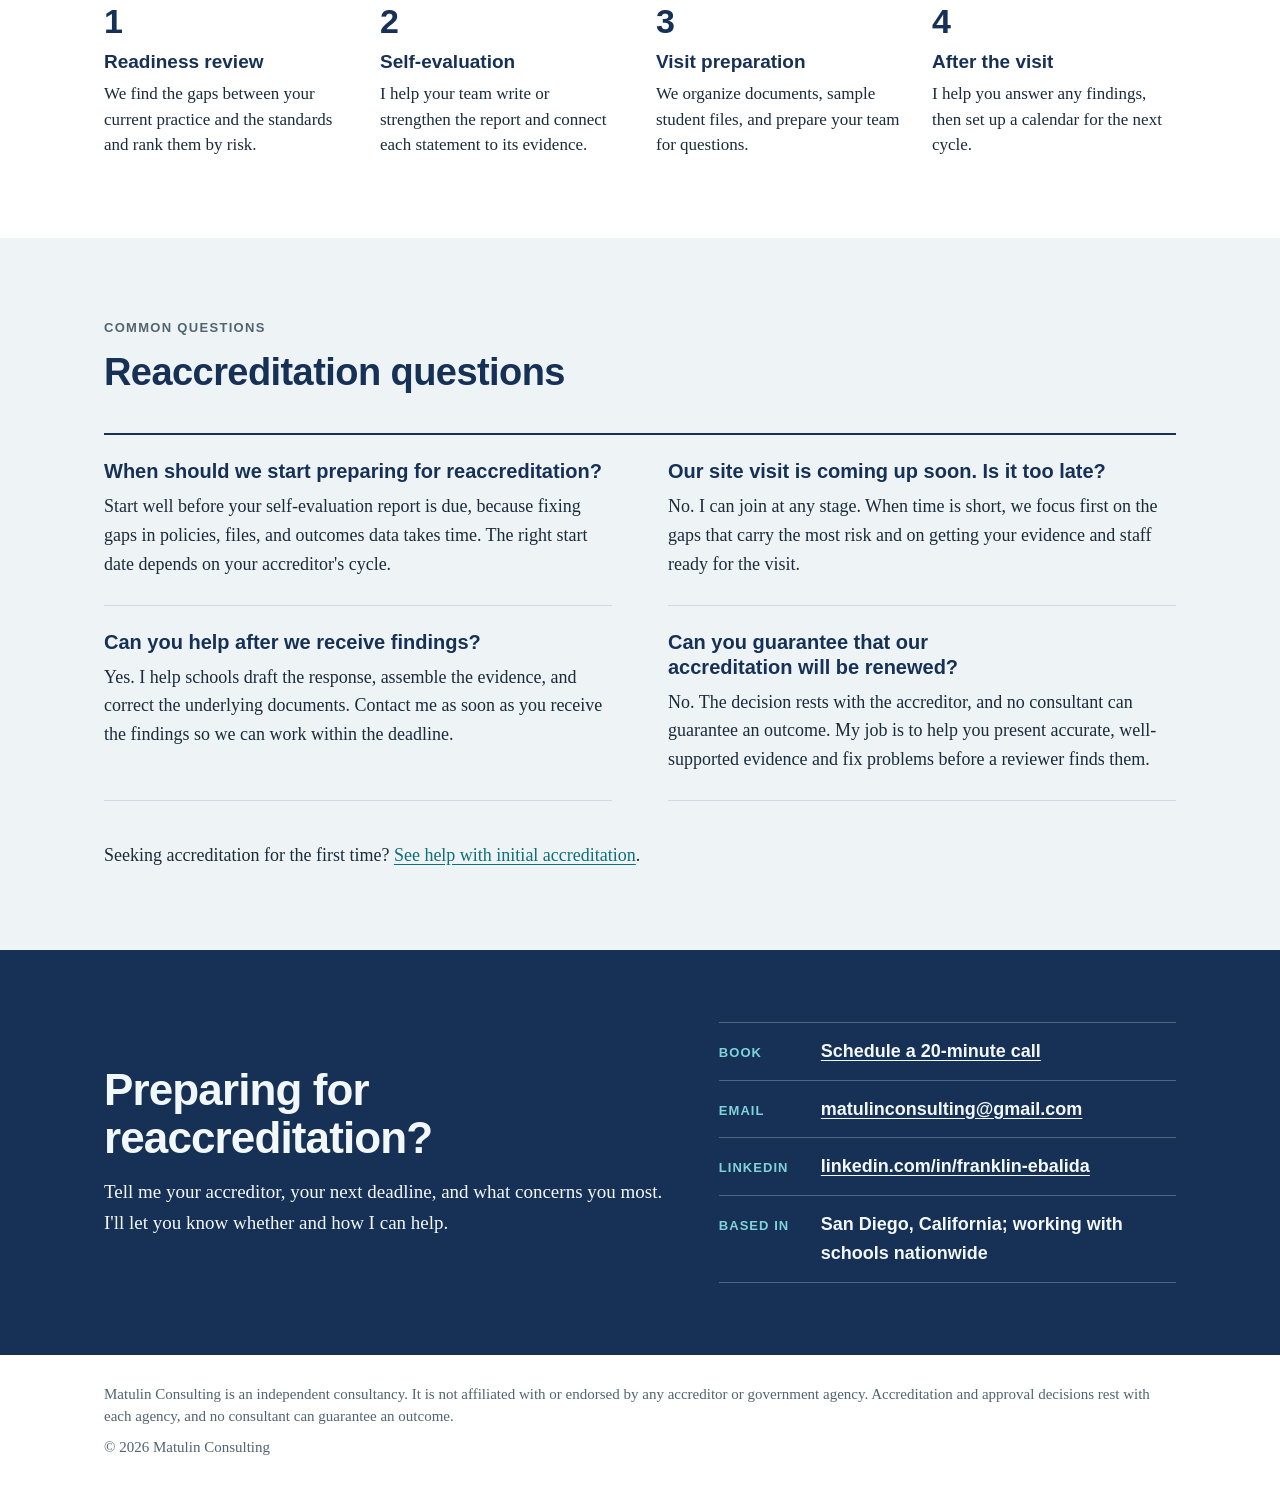
<file: reaccreditation/index.html>
<!DOCTYPE html>
<html lang="en">
<head>
<meta charset="utf-8">
<meta http-equiv="Content-Security-Policy" content="default-src 'none'; img-src 'self'; style-src 'self' https://fonts.googleapis.com; font-src https://fonts.gstatic.com; base-uri 'none'; form-action 'none'; upgrade-insecure-requests">
<meta name="referrer" content="strict-origin-when-cross-origin">
<meta name="viewport" content="width=device-width, initial-scale=1">
<title>Reaccreditation Consulting for Schools | Matulin Consulting</title>
<meta name="description" content="Help for colleges, career schools, and online institutions renewing accreditation, including readiness reviews, self-evaluation reports, site visits, and findings.">
<meta property="og:title" content="Reaccreditation Consulting for Schools | Matulin Consulting">
<meta property="og:description" content="Help for colleges, career schools, and online institutions renewing accreditation, including readiness reviews, self-evaluation reports, site visits, and findings.">
<meta property="og:type" content="website">
<meta property="og:site_name" content="Matulin Consulting">
<meta property="og:locale" content="en_US">
<meta property="og:url" content="https://matulin.consulting/reaccreditation/">
<meta property="og:image" content="https://matulin.consulting/og-image.png">
<meta property="og:image:width" content="1200">
<meta property="og:image:height" content="630">
<meta name="twitter:card" content="summary_large_image">
<meta name="theme-color" content="#163155">
<link rel="canonical" href="https://matulin.consulting/reaccreditation/">
<script type="application/ld+json">{"@context": "https://schema.org", "@graph": [{"@type": "Service", "@id": "https://matulin.consulting/reaccreditation/#service", "name": "Reaccreditation consulting", "url": "https://matulin.consulting/reaccreditation/", "description": "Help for colleges, career schools, and online institutions renewing accreditation, including readiness reviews, self-evaluation reports, site visits, and findings.", "serviceType": "Reaccreditation consulting", "areaServed": {"@type": "Country", "name": "United States"}, "provider": {"@type": "ProfessionalService", "@id": "https://matulin.consulting/#business", "name": "Matulin Consulting", "url": "https://matulin.consulting/"}}, {"@type": "BreadcrumbList", "itemListElement": [{"@type": "ListItem", "position": 1, "name": "Home", "item": "https://matulin.consulting/"}, {"@type": "ListItem", "position": 2, "name": "Reaccreditation", "item": "https://matulin.consulting/reaccreditation/"}]}, {"@type": "FAQPage", "mainEntity": [{"@type": "Question", "name": "When should we start preparing for reaccreditation?", "acceptedAnswer": {"@type": "Answer", "text": "Start well before your self-evaluation report is due, because fixing gaps in policies, files, and outcomes data takes time. The right start date depends on your accreditor's cycle."}}, {"@type": "Question", "name": "Our site visit is coming up soon. Is it too late?", "acceptedAnswer": {"@type": "Answer", "text": "No. I can join at any stage. When time is short, we focus first on the gaps that carry the most risk and on getting your evidence and staff ready for the visit."}}, {"@type": "Question", "name": "Can you help after we receive findings?", "acceptedAnswer": {"@type": "Answer", "text": "Yes. I help schools draft the response, assemble the evidence, and correct the underlying documents. Contact me as soon as you receive the findings so we can work within the deadline."}}, {"@type": "Question", "name": "Can you guarantee that our accreditation will be renewed?", "acceptedAnswer": {"@type": "Answer", "text": "No. The decision rests with the accreditor, and no consultant can guarantee an outcome. My job is to help you present accurate, well-supported evidence and fix problems before a reviewer finds them."}}]}]}</script>
<link rel="icon" type="image/png" href="/favicon.png">
<link rel="preconnect" href="https://fonts.googleapis.com">
<link rel="preconnect" href="https://fonts.gstatic.com" crossorigin>
<link rel="stylesheet" href="https://fonts.googleapis.com/css2?family=Libre+Franklin:wght@500;600;700;800&family=Source+Serif+4:opsz,wght@8..60,400;8..60,600&display=swap">
<link rel="stylesheet" href="/styles.css">
</head>
<body>

<header class="site-header">
  <div class="wrap">
    <a href="/" aria-label="Matulin Consulting home"><img src="/logo.png" width="457" height="122" alt="Matulin Consulting: Accreditation &amp; Compliance Experts"></a>
    <nav class="site-nav" aria-label="Main">
      <button class="nav-trigger" type="button" popovertarget="services-menu">Services</button>
      <div class="nav-menu" id="services-menu" popover>
        <a href="/initial-accreditation/"><strong>Help with initial accreditation</strong><small>Seeking accreditation for the first time</small></a>
        <a href="/reaccreditation/"><strong>Help with reaccreditation</strong><small>Renewing the accreditation you hold</small></a>
        <a href="/regulatory-notices/"><strong>Help with regulatory notices</strong><small>Enrollment holds, deficiency notices, and inquiries</small></a>
        <a href="/veterans-benefits/"><strong>Veterans' education benefits</strong><small>Approvals and School Certifying Official support</small></a>
        <a class="nav-all" href="/#services">See all services</a>
      </div>
      <a href="/#process">Process</a>
      <a href="/#experience">Experience</a>
      <a href="/#about">About</a>
      <a href="/#faq">FAQ</a>
      <a class="btn" href="#contact">Contact</a>
    </nav>
  </div>
</header>

<main id="top">

<section class="page-hero">
  <div class="wrap">
    <nav class="crumbs" aria-label="Breadcrumb">
      <ol>
        <li><a href="/">Home</a></li>
        <li><span aria-current="page">Reaccreditation</span></li>
      </ol>
    </nav>
    <p class="label">Reaccreditation</p>
    <h1>Help with reaccreditation</h1>
    <p class="lede">Renewing your accreditation? I help your team find gaps early, write a self-evaluation that holds up to review, prepare for the site visit, and answer any findings.</p>
    <div class="cta">
      <a class="btn" href="https://calendar.app.google/ZRuH1B2ZMZNKnf9s9" target="_blank" rel="noopener noreferrer">Book a 20-minute call</a>
      <a class="btn ghost" href="mailto:matulinconsulting@gmail.com?subject=Accreditation%20support%20inquiry">Email Franklin</a>
    </div>
  </div>
</section>

<section class="section tint" id="how-i-help">
  <div class="wrap">
    <div class="section-head">
      <p class="label">How I help</p>
      <h2>Support for your renewal cycle</h2>
      <p>Bring me in for one part of the cycle or for the whole renewal. If your visit is already close, I can join at any stage.</p>
    </div>
    <div class="services">
      <article class="service">
        <h3>Readiness review</h3>
        <p>We compare your policies, files, and outcomes data against the current standards and rank the gaps by risk.</p>
      </article>
      <article class="service">
        <h3>Self-evaluation report</h3>
        <p>I help your team write or strengthen the report, with each statement tied to evidence a reviewer can find.</p>
      </article>
      <article class="service">
        <h3>Evidence organization</h3>
        <p>We build an evidence repository so your documents are complete, current, and easy for the team to locate.</p>
      </article>
      <article class="service">
        <h3>Student files and outcomes</h3>
        <p>We sample student files and check your completion, placement, and licensure data before a reviewer does.</p>
      </article>
      <article class="service">
        <h3>Site visit preparation</h3>
        <p>We organize documents and prepare staff and leadership for the questions the team is likely to ask.</p>
      </article>
      <article class="service">
        <h3>Findings and the next cycle</h3>
        <p>I help you answer any findings with corrective action and proof, then set up a compliance calendar for the next cycle.</p>
      </article>
    </div>
  </div>
</section>

<section class="section">
  <div class="wrap">
    <div class="section-head">
      <p class="label">The process</p>
      <h2>Support that starts well before the site visit</h2>
      <p>The earlier we start, the more time your team has to fix what the review turns up.</p>
    </div>
    <ol class="steps">
      <li>
        <h3>Readiness review</h3>
        <p>We find the gaps between your current practice and the standards and rank them by risk.</p>
      </li>
      <li>
        <h3>Self-evaluation</h3>
        <p>I help your team write or strengthen the report and connect each statement to its evidence.</p>
      </li>
      <li>
        <h3>Visit preparation</h3>
        <p>We organize documents, sample student files, and prepare your team for questions.</p>
      </li>
      <li>
        <h3>After the visit</h3>
        <p>I help you answer any findings, then set up a calendar for the next cycle.</p>
      </li>
    </ol>
  </div>
</section>

<section class="section tint">
  <div class="wrap">
    <div class="section-head">
      <p class="label">Common questions</p>
      <h2>Reaccreditation questions</h2>
    </div>
    <div class="faq">
      <div class="faq-item">
        <h3>When should we start preparing for reaccreditation?</h3>
        <p>Start well before your self-evaluation report is due, because fixing gaps in policies, files, and outcomes data takes time. The right start date depends on your accreditor's cycle.</p>
      </div>
      <div class="faq-item">
        <h3>Our site visit is coming up soon. Is it too late?</h3>
        <p>No. I can join at any stage. When time is short, we focus first on the gaps that carry the most risk and on getting your evidence and staff ready for the visit.</p>
      </div>
      <div class="faq-item">
        <h3>Can you help after we receive findings?</h3>
        <p>Yes. I help schools draft the response, assemble the evidence, and correct the underlying documents. Contact me as soon as you receive the findings so we can work within the deadline.</p>
      </div>
      <div class="faq-item">
        <h3>Can you guarantee that our accreditation will be renewed?</h3>
        <p>No. The decision rests with the accreditor, and no consultant can guarantee an outcome. My job is to help you present accurate, well-supported evidence and fix problems before a reviewer finds them.</p>
      </div>
    </div>
    <p class="related">Seeking accreditation for the first time? <a href="/initial-accreditation/">See help with initial accreditation</a>.</p>
  </div>
</section>

<section class="contact" id="contact">
  <div class="wrap">
    <div>
      <h2>Preparing for reaccreditation?</h2>
      <p>Tell me your accreditor, your next deadline, and what concerns you most. I'll let you know whether and how I can help.</p>
    </div>
    <ul class="channels">
      <li><span>Book</span><a href="https://calendar.app.google/ZRuH1B2ZMZNKnf9s9" target="_blank" rel="noopener noreferrer">Schedule a 20-minute call</a></li>
      <li><span>Email</span><a href="mailto:matulinconsulting@gmail.com?subject=Accreditation%20support%20inquiry">matulinconsulting@gmail.com</a></li>
      <li><span>LinkedIn</span><a href="https://www.linkedin.com/in/franklin-ebalida" rel="noopener noreferrer">linkedin.com/in/franklin-ebalida</a></li>
      <li><span>Based in</span><span class="plain">San Diego, California; working with schools nationwide</span></li>
    </ul>
  </div>
</section>

</main>

<footer>
  <div class="wrap">
    <p>Matulin Consulting is an independent consultancy. It is not affiliated with or endorsed by any accreditor or government agency. Accreditation and approval decisions rest with each agency, and no consultant can guarantee an outcome.</p>
    <p>&copy; 2026 Matulin Consulting</p>
  </div>
</footer>

</body>
</html>
</file>
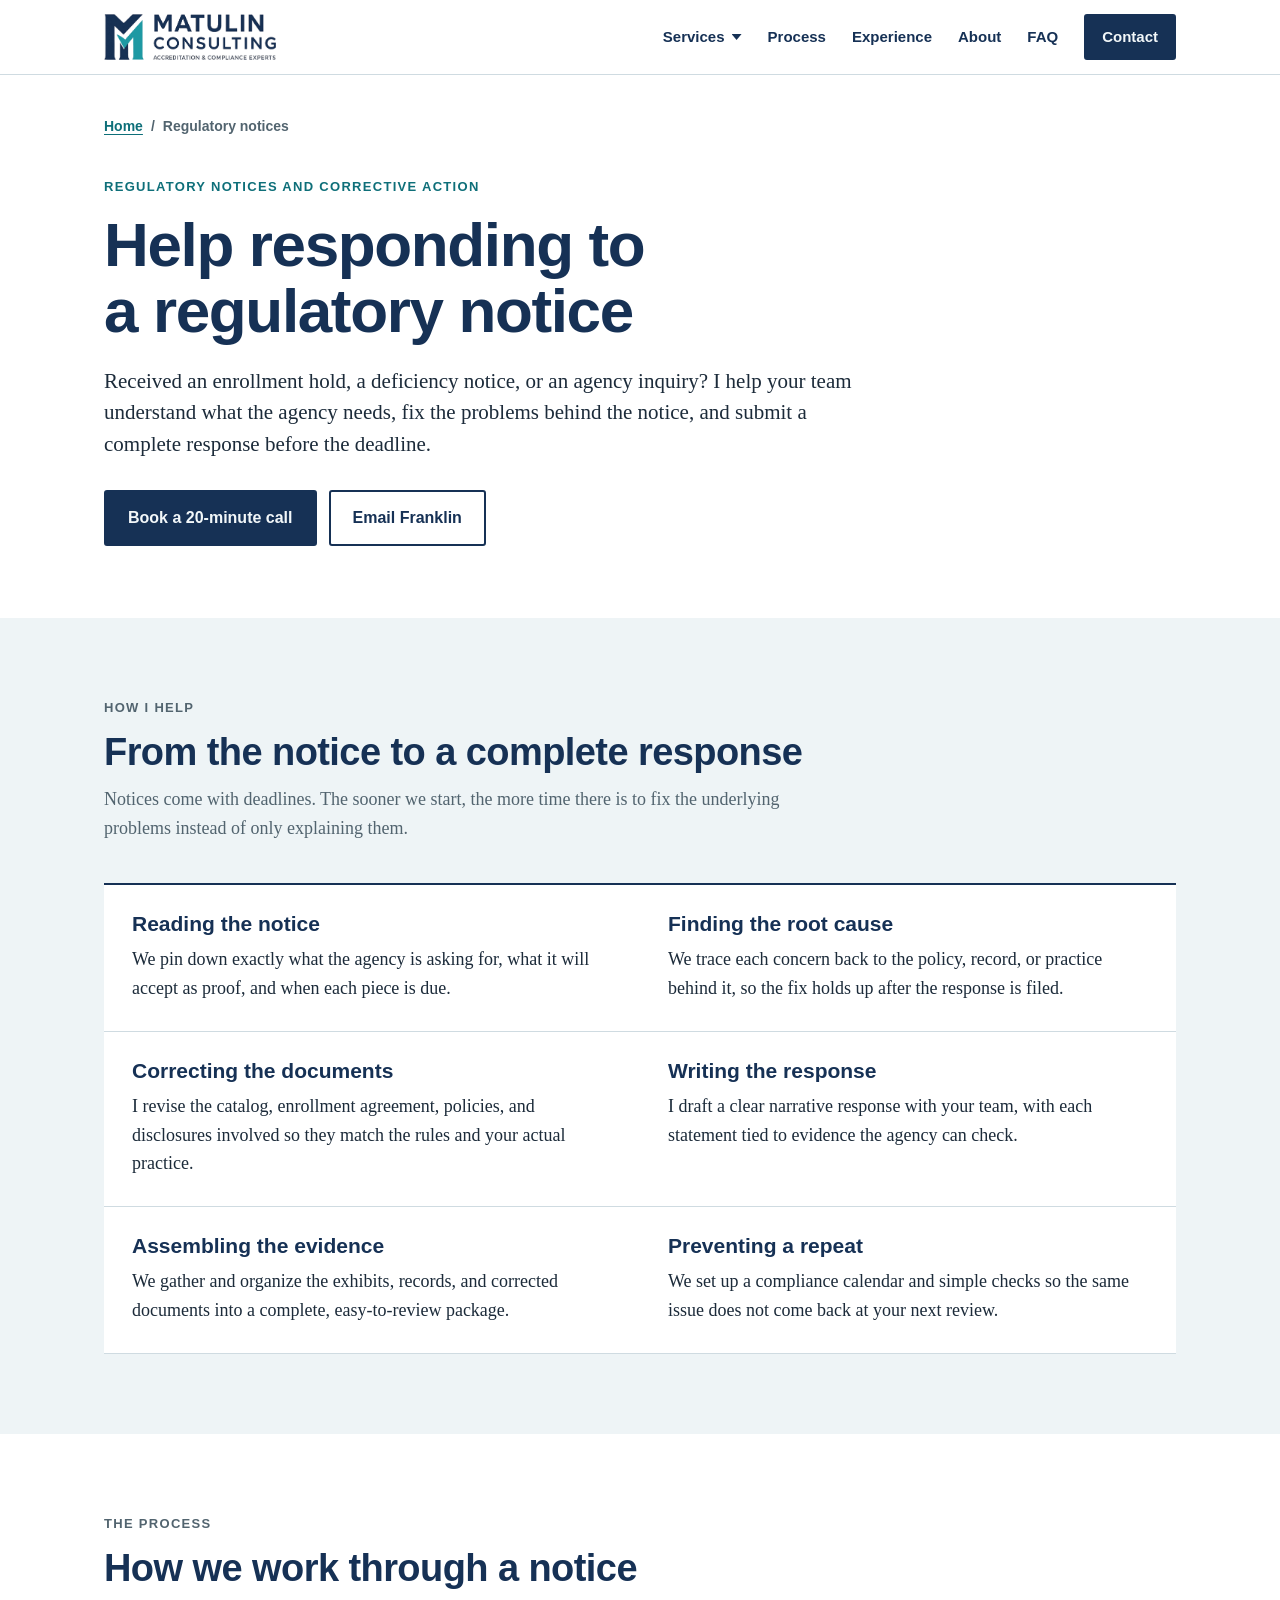
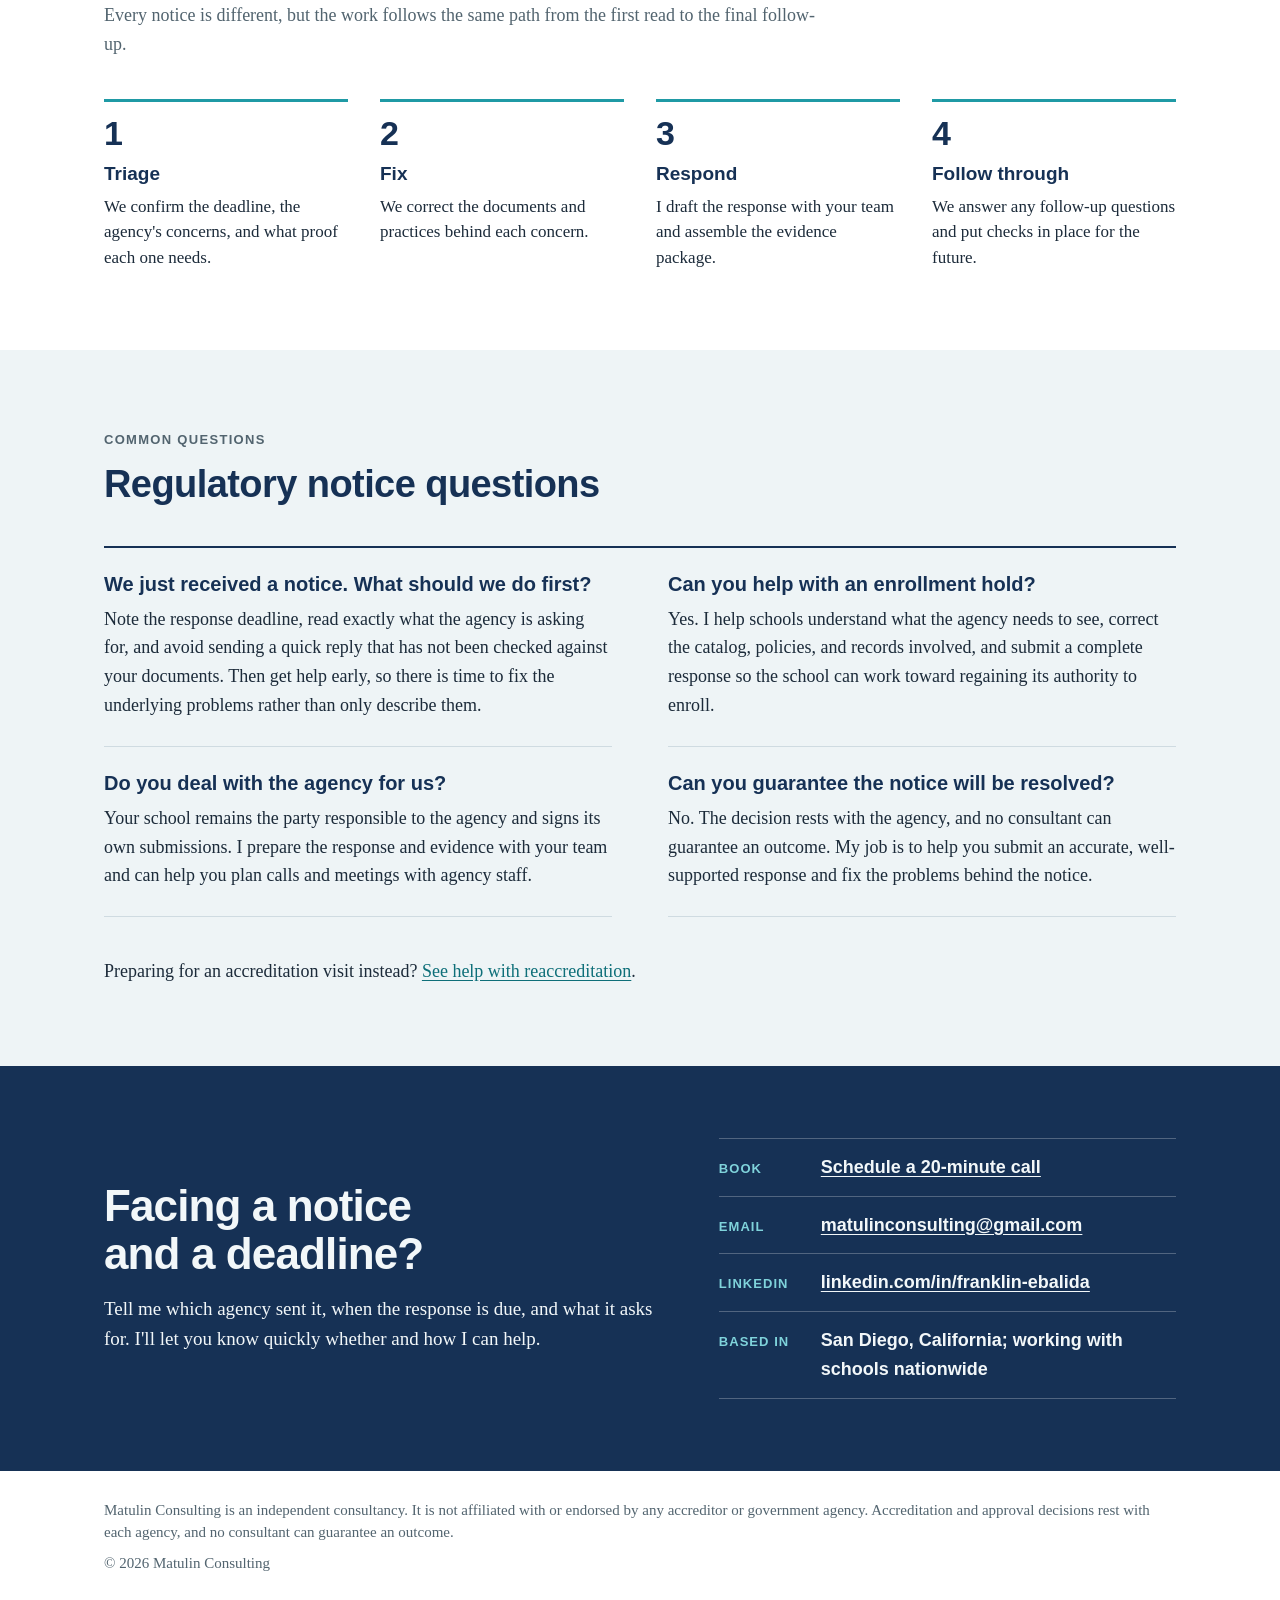
<file: regulatory-notices/index.html>
<!DOCTYPE html>
<html lang="en">
<head>
<meta charset="utf-8">
<meta http-equiv="Content-Security-Policy" content="default-src 'none'; img-src 'self'; style-src 'self' https://fonts.googleapis.com; font-src https://fonts.gstatic.com; base-uri 'none'; form-action 'none'; upgrade-insecure-requests">
<meta name="referrer" content="strict-origin-when-cross-origin">
<meta name="viewport" content="width=device-width, initial-scale=1">
<title>Help Responding to Enrollment Holds &amp; Deficiency Notices | Matulin Consulting</title>
<meta name="description" content="Help for schools that received an enrollment hold, deficiency notice, or agency inquiry: narrative responses, evidence, and corrected catalogs and policies.">
<meta property="og:title" content="Help Responding to Enrollment Holds &amp; Deficiency Notices | Matulin Consulting">
<meta property="og:description" content="Help for schools that received an enrollment hold, deficiency notice, or agency inquiry: narrative responses, evidence, and corrected catalogs and policies.">
<meta property="og:type" content="website">
<meta property="og:site_name" content="Matulin Consulting">
<meta property="og:locale" content="en_US">
<meta property="og:url" content="https://matulin.consulting/regulatory-notices/">
<meta property="og:image" content="https://matulin.consulting/og-image.png">
<meta property="og:image:width" content="1200">
<meta property="og:image:height" content="630">
<meta name="twitter:card" content="summary_large_image">
<meta name="theme-color" content="#163155">
<link rel="canonical" href="https://matulin.consulting/regulatory-notices/">
<script type="application/ld+json">{"@context": "https://schema.org", "@graph": [{"@type": "Service", "@id": "https://matulin.consulting/regulatory-notices/#service", "name": "Regulatory notices and corrective action", "url": "https://matulin.consulting/regulatory-notices/", "description": "Help for schools that received an enrollment hold, deficiency notice, or agency inquiry: narrative responses, evidence, and corrected catalogs and policies.", "serviceType": "Regulatory response consulting", "areaServed": {"@type": "Country", "name": "United States"}, "provider": {"@type": "ProfessionalService", "@id": "https://matulin.consulting/#business", "name": "Matulin Consulting", "url": "https://matulin.consulting/"}}, {"@type": "BreadcrumbList", "itemListElement": [{"@type": "ListItem", "position": 1, "name": "Home", "item": "https://matulin.consulting/"}, {"@type": "ListItem", "position": 2, "name": "Regulatory notices", "item": "https://matulin.consulting/regulatory-notices/"}]}, {"@type": "FAQPage", "mainEntity": [{"@type": "Question", "name": "We just received a notice. What should we do first?", "acceptedAnswer": {"@type": "Answer", "text": "Note the response deadline, read exactly what the agency is asking for, and avoid sending a quick reply that has not been checked against your documents. Then get help early, so there is time to fix the underlying problems rather than only describe them."}}, {"@type": "Question", "name": "Can you help with an enrollment hold?", "acceptedAnswer": {"@type": "Answer", "text": "Yes. I help schools understand what the agency needs to see, correct the catalog, policies, and records involved, and submit a complete response so the school can work toward regaining its authority to enroll."}}, {"@type": "Question", "name": "Do you deal with the agency for us?", "acceptedAnswer": {"@type": "Answer", "text": "Your school remains the party responsible to the agency and signs its own submissions. I prepare the response and evidence with your team and can help you plan calls and meetings with agency staff."}}, {"@type": "Question", "name": "Can you guarantee the notice will be resolved?", "acceptedAnswer": {"@type": "Answer", "text": "No. The decision rests with the agency, and no consultant can guarantee an outcome. My job is to help you submit an accurate, well-supported response and fix the problems behind the notice."}}]}]}</script>
<link rel="icon" type="image/png" href="/favicon.png">
<link rel="preconnect" href="https://fonts.googleapis.com">
<link rel="preconnect" href="https://fonts.gstatic.com" crossorigin>
<link rel="stylesheet" href="https://fonts.googleapis.com/css2?family=Libre+Franklin:wght@500;600;700;800&family=Source+Serif+4:opsz,wght@8..60,400;8..60,600&display=swap">
<link rel="stylesheet" href="/styles.css">
</head>
<body>

<header class="site-header">
  <div class="wrap">
    <a href="/" aria-label="Matulin Consulting home"><img src="/logo.png" width="457" height="122" alt="Matulin Consulting: Accreditation &amp; Compliance Experts"></a>
    <nav class="site-nav" aria-label="Main">
      <button class="nav-trigger" type="button" popovertarget="services-menu">Services</button>
      <div class="nav-menu" id="services-menu" popover>
        <a href="/initial-accreditation/"><strong>Help with initial accreditation</strong><small>Seeking accreditation for the first time</small></a>
        <a href="/reaccreditation/"><strong>Help with reaccreditation</strong><small>Renewing the accreditation you hold</small></a>
        <a href="/regulatory-notices/"><strong>Help with regulatory notices</strong><small>Enrollment holds, deficiency notices, and inquiries</small></a>
        <a href="/veterans-benefits/"><strong>Veterans' education benefits</strong><small>Approvals and School Certifying Official support</small></a>
        <a class="nav-all" href="/#services">See all services</a>
      </div>
      <a href="/#process">Process</a>
      <a href="/#experience">Experience</a>
      <a href="/#about">About</a>
      <a href="/#faq">FAQ</a>
      <a class="btn" href="#contact">Contact</a>
    </nav>
  </div>
</header>

<main id="top">

<section class="page-hero">
  <div class="wrap">
    <nav class="crumbs" aria-label="Breadcrumb">
      <ol>
        <li><a href="/">Home</a></li>
        <li><span aria-current="page">Regulatory notices</span></li>
      </ol>
    </nav>
    <p class="label">Regulatory notices and corrective action</p>
    <h1>Help responding to a regulatory notice</h1>
    <p class="lede">Received an enrollment hold, a deficiency notice, or an agency inquiry? I help your team understand what the agency needs, fix the problems behind the notice, and submit a complete response before the deadline.</p>
    <div class="cta">
      <a class="btn" href="https://calendar.app.google/ZRuH1B2ZMZNKnf9s9" target="_blank" rel="noopener noreferrer">Book a 20-minute call</a>
      <a class="btn ghost" href="mailto:matulinconsulting@gmail.com?subject=Regulatory%20notice%20-%20request%20for%20help">Email Franklin</a>
    </div>
  </div>
</section>

<section class="section tint" id="how-i-help">
  <div class="wrap">
    <div class="section-head">
      <p class="label">How I help</p>
      <h2>From the notice to a complete response</h2>
      <p>Notices come with deadlines. The sooner we start, the more time there is to fix the underlying problems instead of only explaining them.</p>
    </div>
    <div class="services">
      <article class="service">
        <h3>Reading the notice</h3>
        <p>We pin down exactly what the agency is asking for, what it will accept as proof, and when each piece is due.</p>
      </article>
      <article class="service">
        <h3>Finding the root cause</h3>
        <p>We trace each concern back to the policy, record, or practice behind it, so the fix holds up after the response is filed.</p>
      </article>
      <article class="service">
        <h3>Correcting the documents</h3>
        <p>I revise the catalog, enrollment agreement, policies, and disclosures involved so they match the rules and your actual practice.</p>
      </article>
      <article class="service">
        <h3>Writing the response</h3>
        <p>I draft a clear narrative response with your team, with each statement tied to evidence the agency can check.</p>
      </article>
      <article class="service">
        <h3>Assembling the evidence</h3>
        <p>We gather and organize the exhibits, records, and corrected documents into a complete, easy-to-review package.</p>
      </article>
      <article class="service">
        <h3>Preventing a repeat</h3>
        <p>We set up a compliance calendar and simple checks so the same issue does not come back at your next review.</p>
      </article>
    </div>
  </div>
</section>

<section class="section">
  <div class="wrap">
    <div class="section-head">
      <p class="label">The process</p>
      <h2>How we work through a notice</h2>
      <p>Every notice is different, but the work follows the same path from the first read to the final follow-up.</p>
    </div>
    <ol class="steps">
      <li>
        <h3>Triage</h3>
        <p>We confirm the deadline, the agency's concerns, and what proof each one needs.</p>
      </li>
      <li>
        <h3>Fix</h3>
        <p>We correct the documents and practices behind each concern.</p>
      </li>
      <li>
        <h3>Respond</h3>
        <p>I draft the response with your team and assemble the evidence package.</p>
      </li>
      <li>
        <h3>Follow through</h3>
        <p>We answer any follow-up questions and put checks in place for the future.</p>
      </li>
    </ol>
  </div>
</section>

<section class="section tint">
  <div class="wrap">
    <div class="section-head">
      <p class="label">Common questions</p>
      <h2>Regulatory notice questions</h2>
    </div>
    <div class="faq">
      <div class="faq-item">
        <h3>We just received a notice. What should we do first?</h3>
        <p>Note the response deadline, read exactly what the agency is asking for, and avoid sending a quick reply that has not been checked against your documents. Then get help early, so there is time to fix the underlying problems rather than only describe them.</p>
      </div>
      <div class="faq-item">
        <h3>Can you help with an enrollment hold?</h3>
        <p>Yes. I help schools understand what the agency needs to see, correct the catalog, policies, and records involved, and submit a complete response so the school can work toward regaining its authority to enroll.</p>
      </div>
      <div class="faq-item">
        <h3>Do you deal with the agency for us?</h3>
        <p>Your school remains the party responsible to the agency and signs its own submissions. I prepare the response and evidence with your team and can help you plan calls and meetings with agency staff.</p>
      </div>
      <div class="faq-item">
        <h3>Can you guarantee the notice will be resolved?</h3>
        <p>No. The decision rests with the agency, and no consultant can guarantee an outcome. My job is to help you submit an accurate, well-supported response and fix the problems behind the notice.</p>
      </div>
    </div>
    <p class="related">Preparing for an accreditation visit instead? <a href="/reaccreditation/">See help with reaccreditation</a>.</p>
  </div>
</section>

<section class="contact" id="contact">
  <div class="wrap">
    <div>
      <h2>Facing a notice and a deadline?</h2>
      <p>Tell me which agency sent it, when the response is due, and what it asks for. I'll let you know quickly whether and how I can help.</p>
    </div>
    <ul class="channels">
      <li><span>Book</span><a href="https://calendar.app.google/ZRuH1B2ZMZNKnf9s9" target="_blank" rel="noopener noreferrer">Schedule a 20-minute call</a></li>
      <li><span>Email</span><a href="mailto:matulinconsulting@gmail.com?subject=Regulatory%20notice%20-%20request%20for%20help">matulinconsulting@gmail.com</a></li>
      <li><span>LinkedIn</span><a href="https://www.linkedin.com/in/franklin-ebalida" rel="noopener noreferrer">linkedin.com/in/franklin-ebalida</a></li>
      <li><span>Based in</span><span class="plain">San Diego, California; working with schools nationwide</span></li>
    </ul>
  </div>
</section>

</main>

<footer>
  <div class="wrap">
    <p>Matulin Consulting is an independent consultancy. It is not affiliated with or endorsed by any accreditor or government agency. Accreditation and approval decisions rest with each agency, and no consultant can guarantee an outcome.</p>
    <p>&copy; 2026 Matulin Consulting</p>
  </div>
</footer>

</body>
</html>
</file>
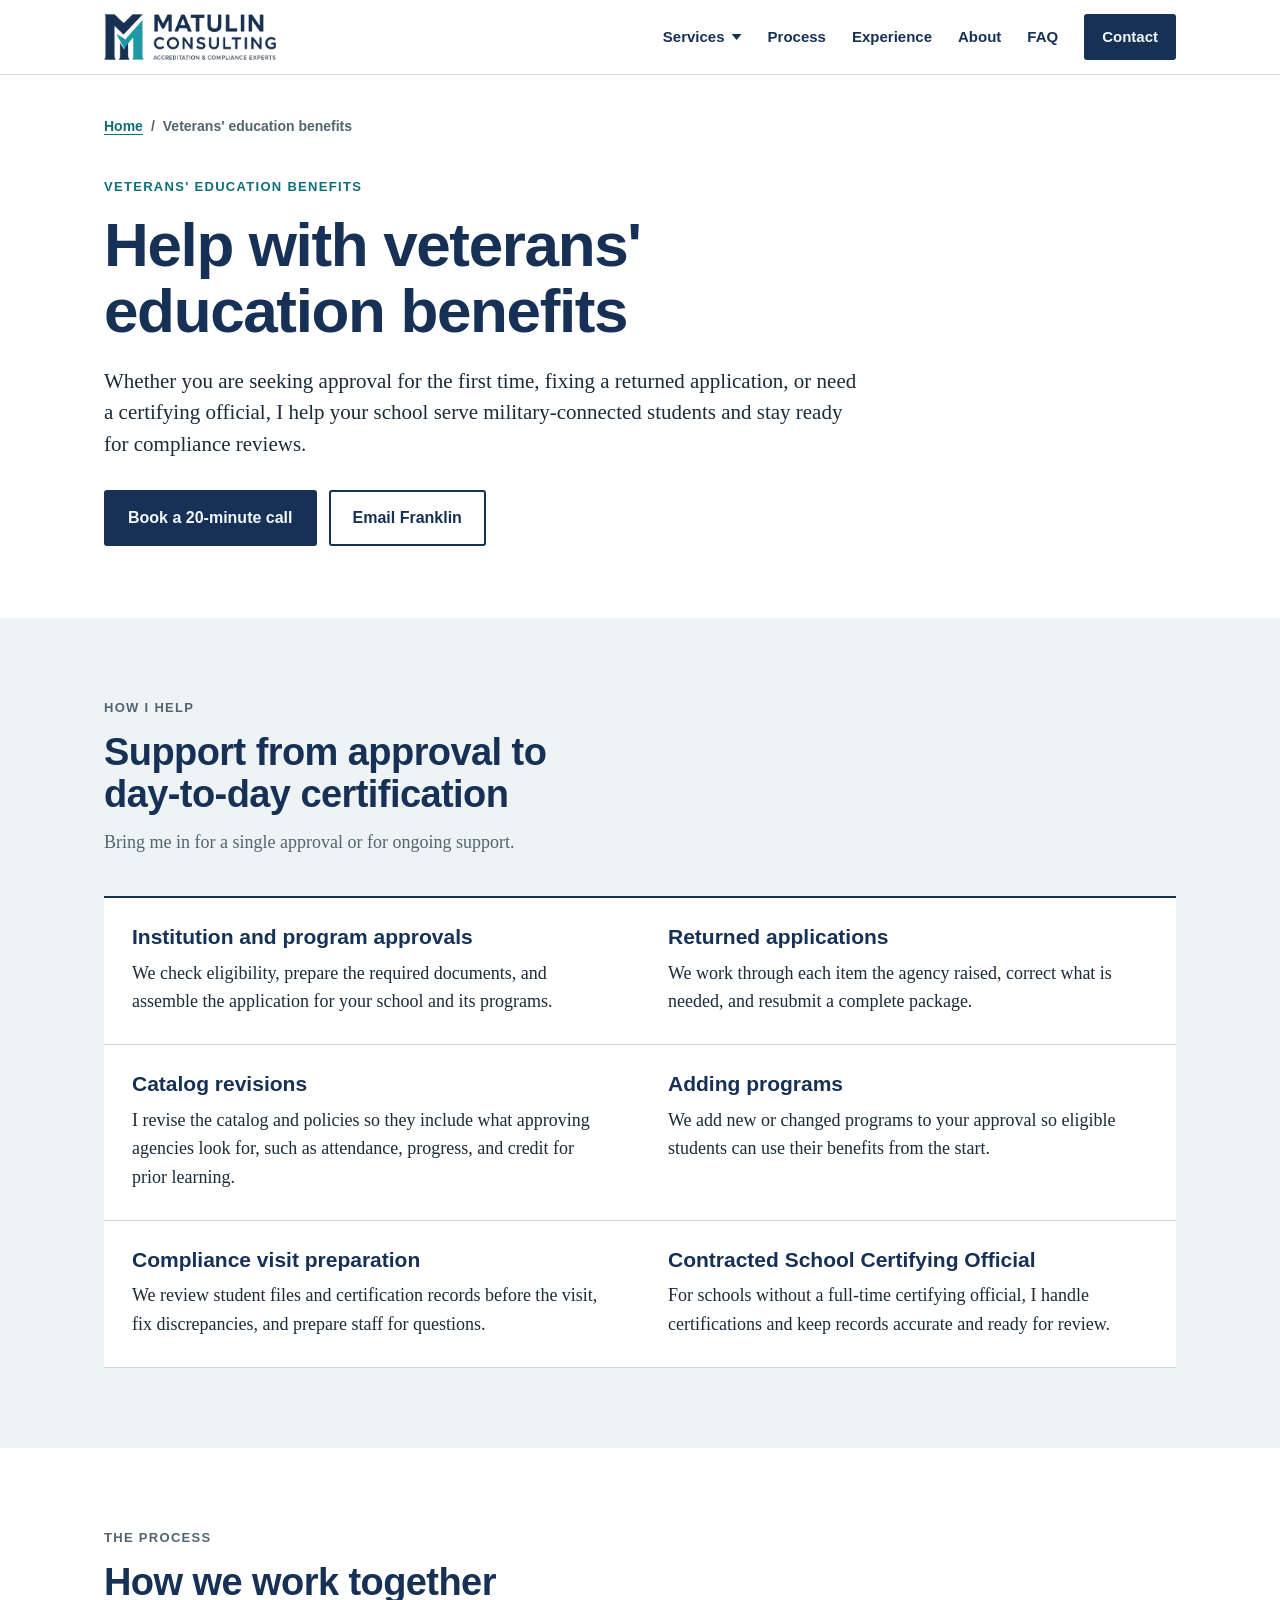
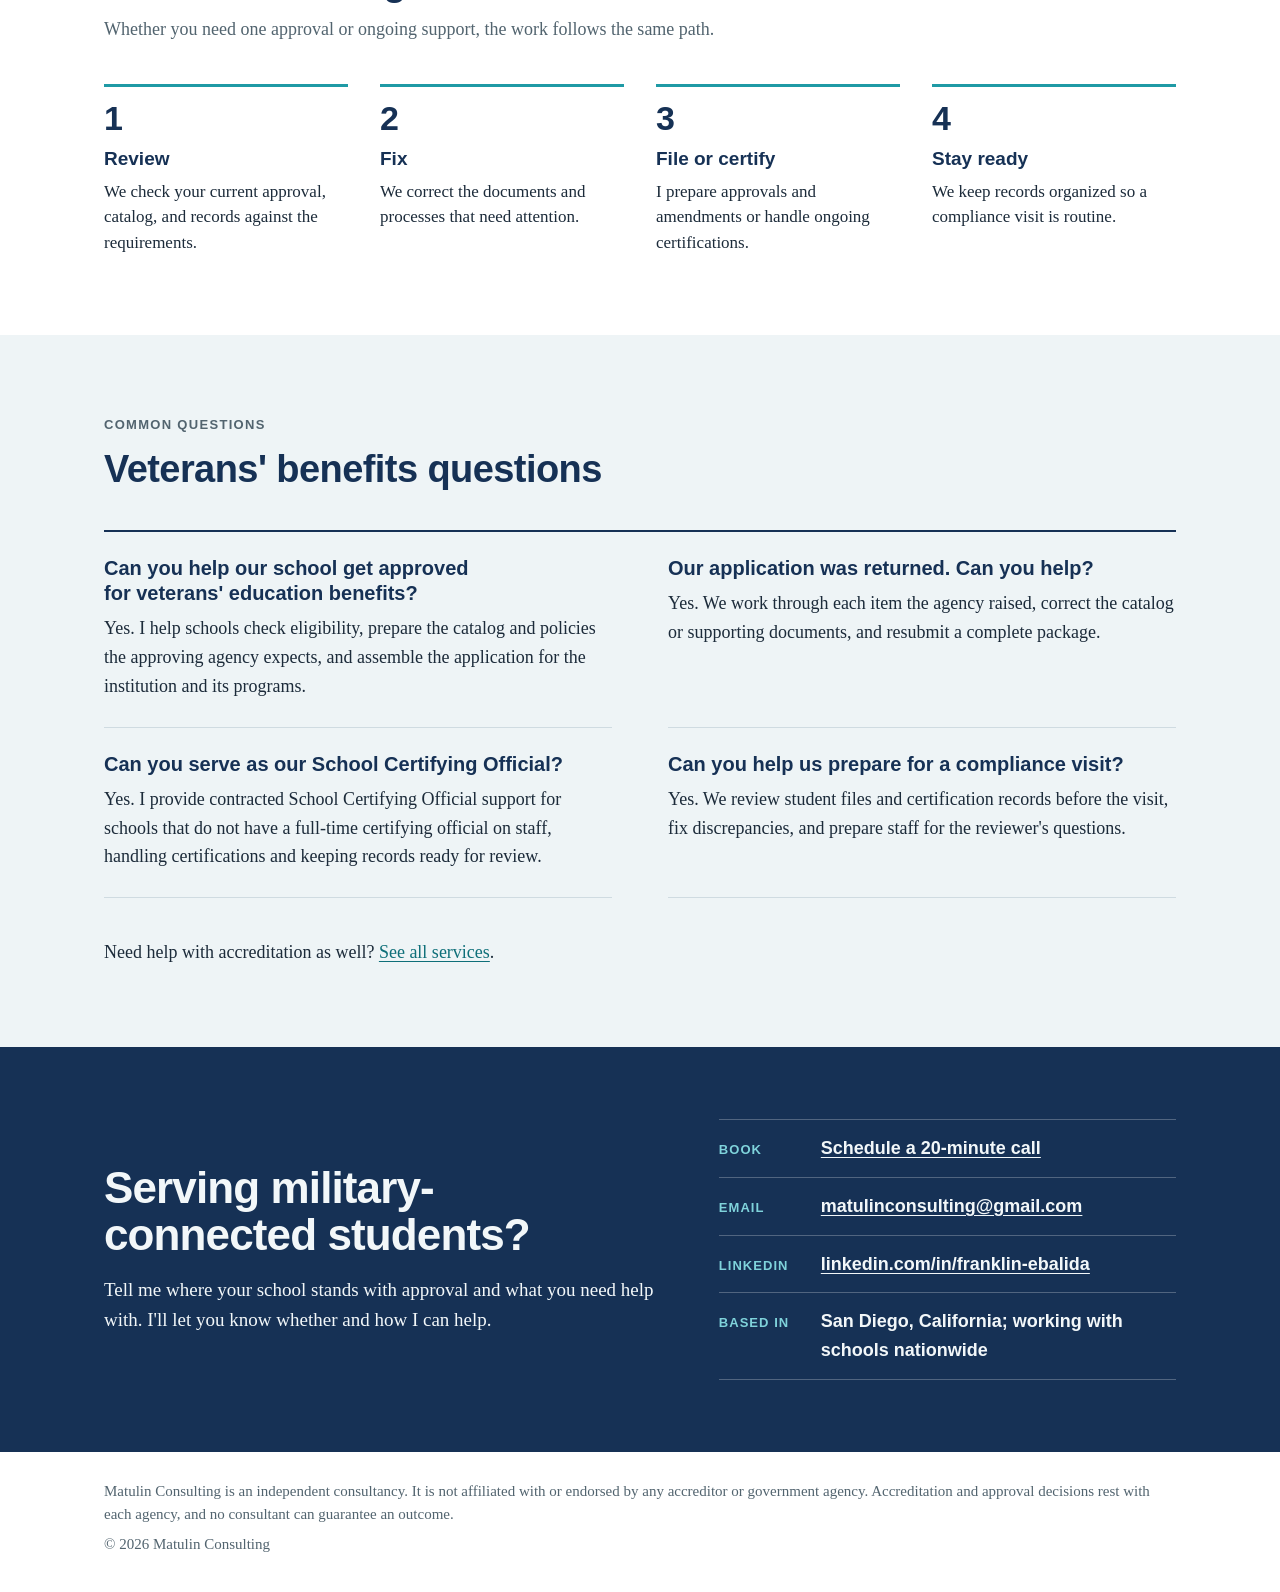
<file: veterans-benefits/index.html>
<!DOCTYPE html>
<html lang="en">
<head>
<meta charset="utf-8">
<meta http-equiv="Content-Security-Policy" content="default-src 'none'; img-src 'self'; style-src 'self' https://fonts.googleapis.com; font-src https://fonts.gstatic.com; base-uri 'none'; form-action 'none'; upgrade-insecure-requests">
<meta name="referrer" content="strict-origin-when-cross-origin">
<meta name="viewport" content="width=device-width, initial-scale=1">
<title>Veterans' Education Benefits Approval &amp; SCO Support | Matulin Consulting</title>
<meta name="description" content="Help for schools with veterans' education benefits: institution and program approvals, catalog revisions, compliance visits, and contracted School Certifying Official support.">
<meta property="og:title" content="Veterans' Education Benefits Approval &amp; SCO Support | Matulin Consulting">
<meta property="og:description" content="Help for schools with veterans' education benefits: institution and program approvals, catalog revisions, compliance visits, and contracted School Certifying Official support.">
<meta property="og:type" content="website">
<meta property="og:site_name" content="Matulin Consulting">
<meta property="og:locale" content="en_US">
<meta property="og:url" content="https://matulin.consulting/veterans-benefits/">
<meta property="og:image" content="https://matulin.consulting/og-image.png">
<meta property="og:image:width" content="1200">
<meta property="og:image:height" content="630">
<meta name="twitter:card" content="summary_large_image">
<meta name="theme-color" content="#163155">
<link rel="canonical" href="https://matulin.consulting/veterans-benefits/">
<script type="application/ld+json">{"@context": "https://schema.org", "@graph": [{"@type": "Service", "@id": "https://matulin.consulting/veterans-benefits/#service", "name": "Veterans' education benefits support", "url": "https://matulin.consulting/veterans-benefits/", "description": "Help for schools with veterans' education benefits: institution and program approvals, catalog revisions, compliance visits, and contracted School Certifying Official support.", "serviceType": "Veterans' education benefits consulting", "areaServed": {"@type": "Country", "name": "United States"}, "provider": {"@type": "ProfessionalService", "@id": "https://matulin.consulting/#business", "name": "Matulin Consulting", "url": "https://matulin.consulting/"}}, {"@type": "BreadcrumbList", "itemListElement": [{"@type": "ListItem", "position": 1, "name": "Home", "item": "https://matulin.consulting/"}, {"@type": "ListItem", "position": 2, "name": "Veterans' education benefits", "item": "https://matulin.consulting/veterans-benefits/"}]}, {"@type": "FAQPage", "mainEntity": [{"@type": "Question", "name": "Can you help our school get approved for veterans' education benefits?", "acceptedAnswer": {"@type": "Answer", "text": "Yes. I help schools check eligibility, prepare the catalog and policies the approving agency expects, and assemble the application for the institution and its programs."}}, {"@type": "Question", "name": "Our application was returned. Can you help?", "acceptedAnswer": {"@type": "Answer", "text": "Yes. We work through each item the agency raised, correct the catalog or supporting documents, and resubmit a complete package."}}, {"@type": "Question", "name": "Can you serve as our School Certifying Official?", "acceptedAnswer": {"@type": "Answer", "text": "Yes. I provide contracted School Certifying Official support for schools that do not have a full-time certifying official on staff, handling certifications and keeping records ready for review."}}, {"@type": "Question", "name": "Can you help us prepare for a compliance visit?", "acceptedAnswer": {"@type": "Answer", "text": "Yes. We review student files and certification records before the visit, fix discrepancies, and prepare staff for the reviewer's questions."}}]}]}</script>
<link rel="icon" type="image/png" href="/favicon.png">
<link rel="preconnect" href="https://fonts.googleapis.com">
<link rel="preconnect" href="https://fonts.gstatic.com" crossorigin>
<link rel="stylesheet" href="https://fonts.googleapis.com/css2?family=Libre+Franklin:wght@500;600;700;800&family=Source+Serif+4:opsz,wght@8..60,400;8..60,600&display=swap">
<link rel="stylesheet" href="/styles.css">
</head>
<body>

<header class="site-header">
  <div class="wrap">
    <a href="/" aria-label="Matulin Consulting home"><img src="/logo.png" width="457" height="122" alt="Matulin Consulting: Accreditation &amp; Compliance Experts"></a>
    <nav class="site-nav" aria-label="Main">
      <button class="nav-trigger" type="button" popovertarget="services-menu">Services</button>
      <div class="nav-menu" id="services-menu" popover>
        <a href="/initial-accreditation/"><strong>Help with initial accreditation</strong><small>Seeking accreditation for the first time</small></a>
        <a href="/reaccreditation/"><strong>Help with reaccreditation</strong><small>Renewing the accreditation you hold</small></a>
        <a href="/regulatory-notices/"><strong>Help with regulatory notices</strong><small>Enrollment holds, deficiency notices, and inquiries</small></a>
        <a href="/veterans-benefits/"><strong>Veterans' education benefits</strong><small>Approvals and School Certifying Official support</small></a>
        <a class="nav-all" href="/#services">See all services</a>
      </div>
      <a href="/#process">Process</a>
      <a href="/#experience">Experience</a>
      <a href="/#about">About</a>
      <a href="/#faq">FAQ</a>
      <a class="btn" href="#contact">Contact</a>
    </nav>
  </div>
</header>

<main id="top">

<section class="page-hero">
  <div class="wrap">
    <nav class="crumbs" aria-label="Breadcrumb">
      <ol>
        <li><a href="/">Home</a></li>
        <li><span aria-current="page">Veterans' education benefits</span></li>
      </ol>
    </nav>
    <p class="label">Veterans' education benefits</p>
    <h1>Help with veterans' education benefits</h1>
    <p class="lede">Whether you are seeking approval for the first time, fixing a returned application, or need a certifying official, I help your school serve military-connected students and stay ready for compliance reviews.</p>
    <div class="cta">
      <a class="btn" href="https://calendar.app.google/ZRuH1B2ZMZNKnf9s9" target="_blank" rel="noopener noreferrer">Book a 20-minute call</a>
      <a class="btn ghost" href="mailto:matulinconsulting@gmail.com?subject=Veterans%27%20benefits%20support%20inquiry">Email Franklin</a>
    </div>
  </div>
</section>

<section class="section tint" id="how-i-help">
  <div class="wrap">
    <div class="section-head">
      <p class="label">How I help</p>
      <h2>Support from approval to day-to-day certification</h2>
      <p>Bring me in for a single approval or for ongoing support.</p>
    </div>
    <div class="services">
      <article class="service">
        <h3>Institution and program approvals</h3>
        <p>We check eligibility, prepare the required documents, and assemble the application for your school and its programs.</p>
      </article>
      <article class="service">
        <h3>Returned applications</h3>
        <p>We work through each item the agency raised, correct what is needed, and resubmit a complete package.</p>
      </article>
      <article class="service">
        <h3>Catalog revisions</h3>
        <p>I revise the catalog and policies so they include what approving agencies look for, such as attendance, progress, and credit for prior learning.</p>
      </article>
      <article class="service">
        <h3>Adding programs</h3>
        <p>We add new or changed programs to your approval so eligible students can use their benefits from the start.</p>
      </article>
      <article class="service">
        <h3>Compliance visit preparation</h3>
        <p>We review student files and certification records before the visit, fix discrepancies, and prepare staff for questions.</p>
      </article>
      <article class="service">
        <h3>Contracted School Certifying Official</h3>
        <p>For schools without a full-time certifying official, I handle certifications and keep records accurate and ready for review.</p>
      </article>
    </div>
  </div>
</section>

<section class="section">
  <div class="wrap">
    <div class="section-head">
      <p class="label">The process</p>
      <h2>How we work together</h2>
      <p>Whether you need one approval or ongoing support, the work follows the same path.</p>
    </div>
    <ol class="steps">
      <li>
        <h3>Review</h3>
        <p>We check your current approval, catalog, and records against the requirements.</p>
      </li>
      <li>
        <h3>Fix</h3>
        <p>We correct the documents and processes that need attention.</p>
      </li>
      <li>
        <h3>File or certify</h3>
        <p>I prepare approvals and amendments or handle ongoing certifications.</p>
      </li>
      <li>
        <h3>Stay ready</h3>
        <p>We keep records organized so a compliance visit is routine.</p>
      </li>
    </ol>
  </div>
</section>

<section class="section tint">
  <div class="wrap">
    <div class="section-head">
      <p class="label">Common questions</p>
      <h2>Veterans' benefits questions</h2>
    </div>
    <div class="faq">
      <div class="faq-item">
        <h3>Can you help our school get approved for veterans' education benefits?</h3>
        <p>Yes. I help schools check eligibility, prepare the catalog and policies the approving agency expects, and assemble the application for the institution and its programs.</p>
      </div>
      <div class="faq-item">
        <h3>Our application was returned. Can you help?</h3>
        <p>Yes. We work through each item the agency raised, correct the catalog or supporting documents, and resubmit a complete package.</p>
      </div>
      <div class="faq-item">
        <h3>Can you serve as our School Certifying Official?</h3>
        <p>Yes. I provide contracted School Certifying Official support for schools that do not have a full-time certifying official on staff, handling certifications and keeping records ready for review.</p>
      </div>
      <div class="faq-item">
        <h3>Can you help us prepare for a compliance visit?</h3>
        <p>Yes. We review student files and certification records before the visit, fix discrepancies, and prepare staff for the reviewer's questions.</p>
      </div>
    </div>
    <p class="related">Need help with accreditation as well? <a href="/#services">See all services</a>.</p>
  </div>
</section>

<section class="contact" id="contact">
  <div class="wrap">
    <div>
      <h2>Serving military-connected students?</h2>
      <p>Tell me where your school stands with approval and what you need help with. I'll let you know whether and how I can help.</p>
    </div>
    <ul class="channels">
      <li><span>Book</span><a href="https://calendar.app.google/ZRuH1B2ZMZNKnf9s9" target="_blank" rel="noopener noreferrer">Schedule a 20-minute call</a></li>
      <li><span>Email</span><a href="mailto:matulinconsulting@gmail.com?subject=Veterans%27%20benefits%20support%20inquiry">matulinconsulting@gmail.com</a></li>
      <li><span>LinkedIn</span><a href="https://www.linkedin.com/in/franklin-ebalida" rel="noopener noreferrer">linkedin.com/in/franklin-ebalida</a></li>
      <li><span>Based in</span><span class="plain">San Diego, California; working with schools nationwide</span></li>
    </ul>
  </div>
</section>

</main>

<footer>
  <div class="wrap">
    <p>Matulin Consulting is an independent consultancy. It is not affiliated with or endorsed by any accreditor or government agency. Accreditation and approval decisions rest with each agency, and no consultant can guarantee an outcome.</p>
    <p>&copy; 2026 Matulin Consulting</p>
  </div>
</footer>

</body>
</html>
</file>
<file: styles.css>
/* Layout: an experience panel beside the hero claim, then ruled document-style rows instead of cards. The logo's teal check is the only ornament. */
:root {
  --paper: #FFFFFF;
  --tint: #EEF4F6;
  --ink: #1C2B3A;
  --muted: #52646F;
  --navy: #163155;
  --teal: #1F9AA5;
  --teal-ink: #0E6F79;
  --line: #CFDBE1;
  --on-navy: #F2F7F9;
  --on-navy-muted: #B5C7D6;
  --display: "Libre Franklin", "Franklin Gothic Medium", "Arial Narrow", Arial, sans-serif;
  --body: "Source Serif 4", Georgia, "Times New Roman", serif;
  color-scheme: light;
}

* { box-sizing: border-box; }
html { scroll-behavior: smooth; scroll-padding-top: 88px; }
body { margin: 0; background: var(--paper); color: var(--ink); font-family: var(--body); font-size: 18px; line-height: 1.6; }
h1, h2, h3 { font-family: var(--display); color: var(--navy); margin: 0; text-wrap: balance; }
p, ul, ol, dl, dd { margin: 0; padding: 0; }
ul, ol { list-style: none; }
img { max-width: 100%; display: block; }
a { color: var(--teal-ink); text-underline-offset: 3px; }
:focus-visible { outline: 3px solid var(--teal); outline-offset: 3px; }

.wrap { max-width: 1120px; margin: 0 auto; padding-inline: 24px; }
.section { padding-block: 80px; }
.section.tint { background: var(--tint); }
.label { font-family: var(--display); font-size: 13px; font-weight: 700; letter-spacing: .1em; text-transform: uppercase; color: var(--teal-ink); }
.section-head { display: grid; gap: 12px; margin-bottom: 40px; max-width: 720px; }
.section-head h2 { font-size: clamp(28px, 3.6vw, 38px); font-weight: 800; line-height: 1.12; letter-spacing: -.015em; }
.section-head p { color: var(--muted); }

/* Header */
.site-header { position: sticky; top: 0; z-index: 5; background: var(--paper); border-bottom: 1px solid var(--line); }
.site-header .wrap { display: flex; align-items: center; justify-content: space-between; gap: 24px; padding-block: 14px; }
.site-header img { height: 46px; width: auto; }
.site-nav { display: flex; align-items: center; gap: 26px; font-family: var(--display); font-size: 15px; font-weight: 600; }
.site-nav a { color: var(--navy); text-decoration: none; }
.site-nav a:hover { color: var(--teal-ink); }
.site-nav a.btn { color: var(--on-navy); }
.site-nav a.btn:hover { color: var(--on-navy); }

.btn { display: inline-block; font-family: var(--display); font-weight: 700; font-size: 16px; text-decoration: none; padding: 13px 22px; border-radius: 3px; background: var(--navy); color: var(--on-navy); border: 2px solid var(--navy); transition: background-color .15s, border-color .15s; }
.btn:hover { background: #0F2340; border-color: #0F2340; }
.btn.ghost { background: transparent; color: var(--navy); }
.btn.ghost:hover { background: var(--tint); border-color: var(--navy); }
.site-nav .btn { padding: 9px 16px; font-size: 15px; }

/* Services dropdown: uses the browser's built-in popover, so no JavaScript is needed */
.nav-trigger { display: inline-flex; align-items: center; gap: 7px; padding: 0; border: 0; background: none; color: var(--navy); font: inherit; cursor: pointer; }
.nav-trigger:hover { color: var(--teal-ink); }
.nav-trigger::after { content: ""; width: 10px; height: 6px; background: currentColor; clip-path: polygon(0 0, 100% 0, 50% 100%); }
.nav-menu { position: fixed; inset: 75px max(24px, calc((100vw - 1120px) / 2 + 24px)) auto auto; width: 340px; margin: 0; padding: 8px; background: var(--paper); color: var(--ink); border: 1px solid var(--line); border-top: 3px solid var(--teal); border-radius: 3px; box-shadow: 0 12px 28px rgba(22, 49, 85, .18); }
.site-nav .nav-menu a { display: block; padding: 11px 12px; border-radius: 3px; }
.site-nav .nav-menu a:hover { background: var(--tint); color: var(--navy); }
.nav-menu strong { display: block; font-weight: 700; font-size: 16px; line-height: 1.3; }
.nav-menu small { display: block; margin-top: 2px; font-family: var(--body); font-size: 15px; font-weight: 400; line-height: 1.35; color: var(--muted); }
.site-nav .nav-menu .nav-all { margin-top: 6px; padding-top: 12px; border-top: 1px solid var(--line); border-radius: 0; font-size: 15px; color: var(--teal-ink); }
@supports (anchor-name: --a) {
  .nav-trigger { anchor-name: --services; }
  @media (min-width: 621px) {
    .nav-menu { position-anchor: --services; inset: anchor(bottom) auto auto anchor(left); margin-top: 26px; }
  }
}

/* Service detail pages */
.service-links { display: flex; flex-wrap: wrap; gap: 8px 22px; margin-top: 14px; font-family: var(--display); font-size: 16px; font-weight: 700; }
.page-hero { padding-block: 40px 72px; }
.crumbs { font-family: var(--display); font-size: 14px; font-weight: 600; color: var(--muted); margin-bottom: 40px; }
.crumbs ol { display: flex; flex-wrap: wrap; gap: 8px; }
.crumbs li + li::before { content: "/"; margin-right: 8px; }
.page-hero h1 { font-size: clamp(38px, 5.2vw, 62px); font-weight: 800; line-height: 1.06; letter-spacing: -.022em; margin-top: 14px; max-width: 15em; }
.page-hero .lede { font-size: 21px; line-height: 1.5; margin-top: 22px; max-width: 36em; }
.page-hero .cta { display: flex; flex-wrap: wrap; gap: 12px; margin-top: 30px; }
.related { margin-top: 40px; font-size: 18px; }

/* Hero */
.hero { padding-block: 72px 80px; }
.hero .wrap { display: grid; grid-template-columns: minmax(0, 1.15fr) minmax(0, .85fr); gap: 64px; align-items: center; }
.hero h1 { font-size: clamp(42px, 6vw, 76px); font-weight: 800; line-height: 1.04; letter-spacing: -.025em; margin-top: 16px; }
.hero .lede { font-size: 21px; line-height: 1.5; margin-top: 24px; max-width: 34em; }
.hero .cta { display: flex; flex-wrap: wrap; gap: 12px; margin-top: 32px; }

.record { background: var(--navy); color: var(--on-navy); padding: 30px 32px 26px; border-radius: 3px; }
.record .years { font-family: var(--display); font-weight: 800; font-size: 46px; line-height: 1.05; letter-spacing: -.02em; }
.record .years-note { font-size: 18px; line-height: 1.45; margin-top: 10px; }
.record .checks { margin-top: 22px; padding-top: 20px; border-top: 1px solid rgba(255,255,255,.2); }
.record .checks li::before { background: #7FD3DB; }

/* Services */
.services { display: grid; grid-template-columns: repeat(2, minmax(0, 1fr)); background: var(--paper); border-top: 2px solid var(--navy); }
.service { padding: 26px 28px 28px; border-bottom: 1px solid var(--line); }
.service h3 { font-size: 21px; font-weight: 700; line-height: 1.25; }
.service p { margin-top: 8px; }
.service.lead { grid-column: 1 / -1; display: grid; grid-template-columns: minmax(0, 1fr) minmax(0, 1fr); column-gap: 56px; background: var(--tint); padding: 30px 28px; margin-inline: 0; }
.service.lead h3 { font-size: 27px; font-weight: 800; }
.service.lead p:first-of-type { margin-top: 10px; }
.checks { display: grid; gap: 8px; }
.checks li { position: relative; padding-left: 28px; line-height: 1.4; }
.checks li::before { content: ""; position: absolute; left: 0; top: .32em; width: 17px; height: 13px; background: var(--teal); clip-path: polygon(0 28%, 42% 62%, 100% 0, 100% 34%, 42% 100%, 0 62%); }

/* Steps */
.steps { display: grid; grid-template-columns: repeat(4, minmax(0, 1fr)); gap: 32px; counter-reset: step; }
.steps li { counter-increment: step; border-top: 3px solid var(--teal); padding-top: 14px; }
.steps li::before { content: counter(step); display: block; font-family: var(--display); font-weight: 800; font-size: 34px; color: var(--navy); line-height: 1; margin-bottom: 12px; }
.steps h3 { font-size: 19px; font-weight: 700; line-height: 1.25; }
.steps p { font-size: 17px; margin-top: 8px; line-height: 1.5; }

/* Agency ledger */
.ledger-wrap { overflow-x: auto; }
.ledger { width: 100%; border-collapse: collapse; border-top: 2px solid var(--navy); }
.ledger th, .ledger td { text-align: left; vertical-align: top; padding: 18px 24px 18px 0; border-bottom: 1px solid var(--line); }
.ledger th { width: 27%; font-family: var(--display); font-weight: 700; font-size: 17px; line-height: 1.3; color: var(--navy); }
.ledger td { padding-right: 0; line-height: 1.5; }

/* About */
.about { display: grid; grid-template-columns: minmax(0, 1.25fr) minmax(0, .75fr); gap: 64px; }
.about .bio { display: grid; gap: 18px; max-width: 40em; margin-top: 24px; }
.about h2 { font-size: clamp(28px, 3.6vw, 38px); font-weight: 800; line-height: 1.12; letter-spacing: -.015em; margin-top: 12px; }
.about-head { display: flex; align-items: center; gap: 24px; margin-top: 16px; }
.about-head h2 { margin-top: 0; }
.portrait { width: 140px; height: 140px; object-fit: cover; border-radius: 50%; flex-shrink: 0; border: 4px solid var(--paper); box-shadow: 0 0 0 2px var(--teal); }
.about .role { font-family: var(--display); font-weight: 600; font-size: 16px; color: var(--muted); margin-top: 6px; }
.facts { display: grid; gap: 20px; align-content: start; border-top: 2px solid var(--navy); padding-top: 18px; }
.facts h3 { font-size: 13px; font-weight: 700; letter-spacing: .1em; text-transform: uppercase; color: var(--teal-ink); }
.facts p { font-size: 16.5px; line-height: 1.45; margin-top: 4px; }

.faq { display: grid; grid-template-columns: repeat(2, minmax(0, 1fr)); column-gap: 56px; border-top: 2px solid var(--navy); }
.faq-item { padding-block: 24px 26px; border-bottom: 1px solid var(--line); }
.faq-item h3 { font-size: 20px; font-weight: 700; line-height: 1.25; }
.faq-item p { margin-top: 8px; }

/* Contact */
.contact { background: var(--navy); color: var(--on-navy); padding-block: 72px; }
.contact .wrap { display: grid; grid-template-columns: minmax(0, 1.1fr) minmax(0, .9fr); gap: 56px; align-items: center; }
.contact h2 { color: var(--on-navy); font-size: clamp(30px, 4vw, 44px); font-weight: 800; line-height: 1.08; letter-spacing: -.02em; }
.contact p { margin-top: 16px; font-size: 19px; max-width: 32em; }
.channels { display: grid; gap: 0; }
.channels li { display: grid; grid-template-columns: 90px 1fr; gap: 12px; align-items: baseline; padding-block: 14px; border-top: 1px solid rgba(255,255,255,.25); }
.channels li:last-child { border-bottom: 1px solid rgba(255,255,255,.25); }
.channels span { font-family: var(--display); font-size: 13px; font-weight: 700; letter-spacing: .08em; text-transform: uppercase; color: #7FD3DB; }
.channels a { color: var(--on-navy); font-family: var(--display); font-weight: 600; font-size: 18px; overflow-wrap: anywhere; }
.channels .plain { font-family: var(--display); font-weight: 600; font-size: 18px; color: var(--on-navy); letter-spacing: 0; text-transform: none; }

footer { padding-block: 28px 36px; font-size: 15px; line-height: 1.5; color: var(--muted); }
footer p + p { margin-top: 8px; }

@media (max-width: 900px) {
  .section { padding-block: 60px; }
  .hero { padding-block: 48px 60px; }
  .hero .wrap, .about, .contact .wrap { grid-template-columns: minmax(0, 1fr); gap: 40px; }
  .steps { grid-template-columns: repeat(2, minmax(0, 1fr)); }
  .service.lead { grid-template-columns: minmax(0, 1fr); row-gap: 18px; }
  .site-nav > a:not(.btn) { display: none; }
}
@media (max-width: 620px) {
  body { font-size: 17px; }
  .wrap { padding-inline: 18px; }
  .services, .steps, .faq { grid-template-columns: minmax(0, 1fr); }
  .service, .service.lead { padding: 24px 18px; }
  .site-header .wrap { gap: 12px; }
  .site-header img { height: 36px; }
  .site-nav { gap: 16px; }
  .nav-menu { inset: 75px 18px auto 18px; width: auto; }
  .page-hero { padding-block: 28px 56px; }
  .crumbs { margin-bottom: 28px; }
  .page-hero .lede { font-size: 19px; }
  .hero .lede { font-size: 19px; }
  .record { padding: 24px 22px 20px; }
  .record .years { font-size: 38px; }
  .ledger th, .ledger td { display: block; width: 100%; padding: 0; border: 0; }
  .ledger th { padding-top: 16px; }
  .ledger td { padding: 4px 0 16px; border-bottom: 1px solid var(--line); }
  .channels li { grid-template-columns: minmax(0, 1fr); gap: 2px; }
  .about-head { gap: 16px; }
  .portrait { width: 96px; height: 96px; }
}
@media (prefers-reduced-motion: reduce) {
  html { scroll-behavior: auto; }
  .btn { transition: none; }
}

/* Readiness Review offer: a navy band so the first step stands out */
.offer { background: var(--navy); color: var(--on-navy); padding-block: 72px; }
.offer .wrap { display: grid; grid-template-columns: minmax(0, 1fr) minmax(0, 1fr); gap: 56px; align-items: center; }
.offer .label { color: #7FD3DB; }
.offer h2 { color: var(--on-navy); font-size: clamp(30px, 4vw, 44px); font-weight: 800; line-height: 1.08; letter-spacing: -.02em; margin-top: 12px; }
.offer p { margin-top: 16px; font-size: 19px; max-width: 32em; }
.offer .offer-note { font-family: var(--display); font-size: 15px; font-weight: 600; color: var(--on-navy-muted); }
.offer-box { background: var(--paper); color: var(--ink); padding: 28px 30px 30px; border-radius: 3px; border-top: 4px solid var(--teal); }
.offer-box h3 { font-size: 21px; font-weight: 700; margin-bottom: 16px; }
.offer-box .btn { margin-top: 24px; }

/* Examples of the work */
.cases { display: grid; grid-template-columns: minmax(0, 1fr); gap: 32px; max-width: 720px; }
.case { border-top: 3px solid var(--teal); padding-top: 16px; }
.case-tag { font-family: var(--display); font-size: 13px; font-weight: 700; letter-spacing: .08em; text-transform: uppercase; color: var(--teal-ink); }
.case h3 { font-size: 20px; font-weight: 700; line-height: 1.25; margin-top: 8px; }
.case p:last-child { margin-top: 10px; font-size: 17px; line-height: 1.55; }

@media (max-width: 900px) {
  .offer .wrap { grid-template-columns: minmax(0, 1fr); gap: 36px; }
  .cases { grid-template-columns: minmax(0, 1fr); gap: 28px; }
}
@media (max-width: 620px) {
  .offer { padding-block: 56px; }
  .offer-box { padding: 22px 20px 24px; }
}
</file>
